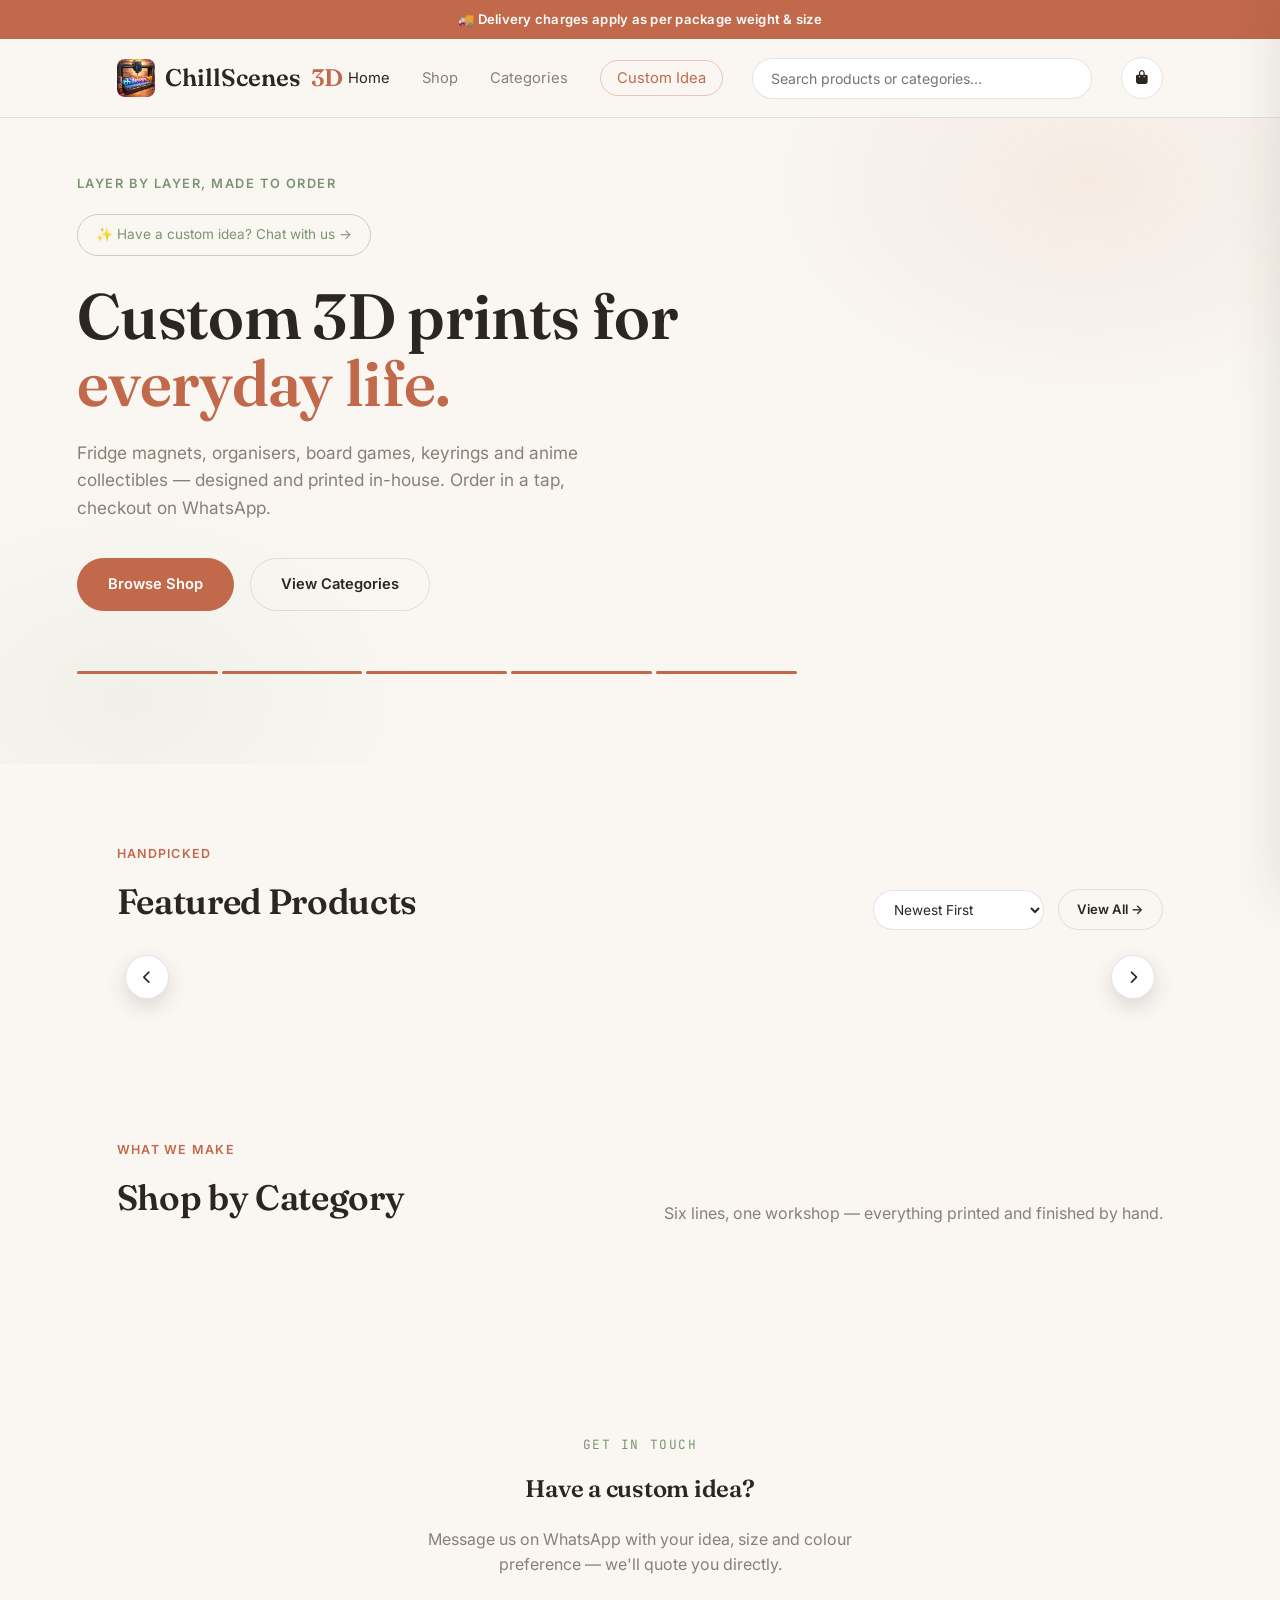
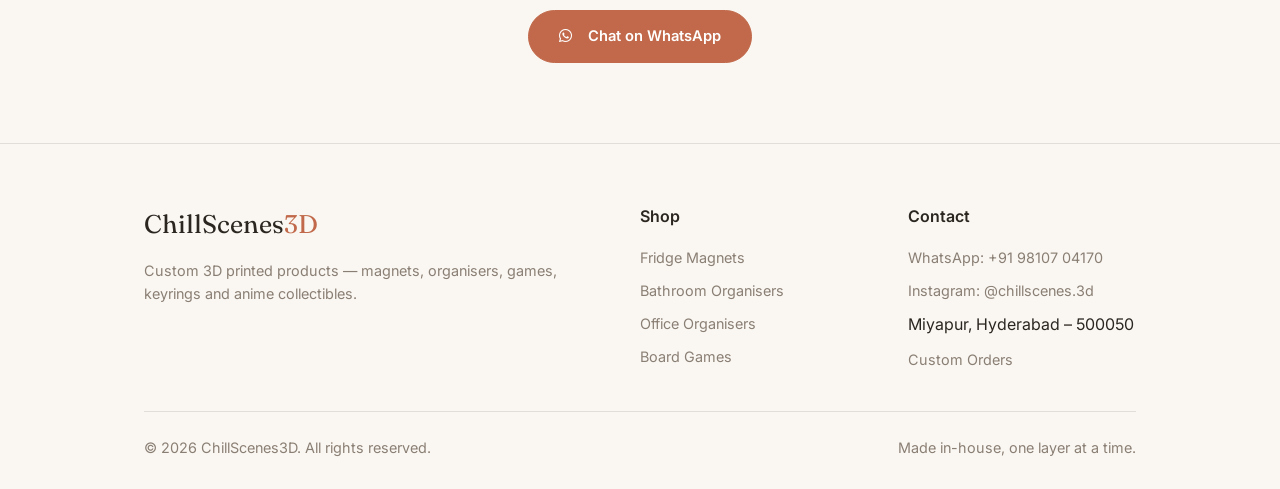
<file: index.html>
<!DOCTYPE html>
<html lang="en">
<head>
<meta charset="UTF-8">
<meta name="viewport" content="width=device-width, initial-scale=1.0">
<title>ChillScenes3D | Custom 3D Printed Products</title>
<meta name="description" content="Custom 3D printed fridge magnets, bathroom & office organisers, board games, keyrings and anime products.">
<link rel="preconnect" href="https://fonts.googleapis.com">
<link href="https://fonts.googleapis.com/css2?family=Fraunces:wght@500;600;700&family=Inter:wght@400;500;600&family=JetBrains+Mono:wght@400;600&display=swap" rel="stylesheet">
<link rel="stylesheet" href="https://cdnjs.cloudflare.com/ajax/libs/font-awesome/6.7.1/css/all.min.css">
<link rel="stylesheet" href="css/style.css">
</head>
<body>
<div class="announce">🚚 Delivery charges apply as per package weight & size</div>

<header>
  <nav>
    <a href="index.html" class="logo"><img src="images/logo.png" alt="ChillScenes3D logo">ChillScenes<span>3D</span></a>
    <ul class="menu">
      <li><a href="index.html" class="active">Home</a></li>
      <li><a href="shop.html">Shop</a></li>
      <li><a href="index.html#categories">Categories</a></li>
      <li><a href="index.html#contact" class="menu-custom">Custom Idea</a></li>
    </ul>
    <div class="nav-search">
      <input type="text" class="nav-search-input" placeholder="Search products or categories..." autocomplete="off">
      <div class="search-dropdown"></div>
    </div>
    <div class="nav-actions">
      <button class="icon-btn" id="cartToggle" aria-label="Cart">
        <i class="fa-solid fa-bag-shopping"></i>
        <span class="cart-count">0</span>
      </button>
      <button class="menuBtn" id="menuBtn"><i class="fa-solid fa-bars"></i></button>
    </div>
  </nav>
</header>

<div class="menuOverlay" id="menuOverlay"></div>
<div class="mobileMenu" id="mobileMenu">
  <div class="nav-search mobile-search">
    <input type="text" class="nav-search-input" placeholder="Search products or categories..." autocomplete="off">
    <div class="search-dropdown"></div>
  </div>
  <a href="index.html">Home</a>
  <a href="shop.html">Shop</a>
  <a href="index.html#categories">Categories</a>
  <a href="index.html#contact">Custom Idea</a>
</div>

<section class="hero">
  <div class="hero-inner">
    <span class="eyebrow">Layer by layer, made to order</span>
    <a href="#contact" class="hero-custom-note">✨ Have a custom idea? Chat with us →</a>
    <h1>Custom 3D prints for <em>everyday life.</em></h1>
    <p>Fridge magnets, organisers, board games, keyrings and anime collectibles — designed and printed in-house. Order in a tap, checkout on WhatsApp.</p>
    <div class="hero-actions">
      <a href="shop.html" class="btn">Browse Shop</a>
      <a href="#categories" class="btn btn-outline">View Categories</a>
    </div>
    <div class="layer-strip">
      <div></div><div></div><div></div><div></div><div></div>
    </div>
  </div>
</section>

<section class="section" id="featured">
  <div class="container">
    <div class="section-head reveal">
      <div>
        <span class="eyebrow">Handpicked</span>
        <h2>Featured Products</h2>
      </div>
      <div style="display:flex; align-items:center; gap:14px;">
        <select id="featuredSort" class="sort-select">
          <option value="newest">Newest First</option>
          <option value="oldest">Oldest First</option>
          <option value="price-asc">Price: Low to High</option>
          <option value="price-desc">Price: High to Low</option>
        </select>
        <a href="shop.html" class="btn btn-outline btn-sm">View All →</a>
      </div>
    </div>
    <div class="carousel-wrap">
      <button type="button" class="carousel-arrow left" id="featuredPrev" aria-label="Previous"><i class="fa-solid fa-chevron-left"></i></button>
      <div class="product-grid featured-scroll" id="featuredGrid"></div>
      <button type="button" class="carousel-arrow right" id="featuredNext" aria-label="Next"><i class="fa-solid fa-chevron-right"></i></button>
    </div>
  </div>
</section>

<section class="section" id="categories">
  <div class="container">
    <div class="section-head reveal">
      <div>
        <span class="eyebrow">What we make</span>
        <h2>Shop by Category</h2>
      </div>
      <p>Six lines, one workshop — everything printed and finished by hand.</p>
    </div>
    <div class="cat-grid" id="categoryGrid"></div>
  </div>
</section>

<section class="section" id="contact">
  <div class="container" style="text-align:center; max-width:640px;">
    <span class="eyebrow reveal" style="color:var(--teal); font-family:'JetBrains Mono',monospace; letter-spacing:.12em; text-transform:uppercase; font-size:.8rem;">Get in touch</span>
    <h2 class="reveal" style="margin:14px 0 18px;">Have a custom idea?</h2>
    <p class="reveal" style="color:var(--gray); margin-bottom:32px;">Message us on WhatsApp with your idea, size and colour preference — we'll quote you directly.</p>
    <a href="https://wa.me/919810704170?text=Hi%20ChillScenes3D%2C%20I%20have%20a%20custom%203D%20print%20idea." class="btn reveal" target="_blank">
      <i class="fa-brands fa-whatsapp"></i>&nbsp; Chat on WhatsApp
    </a>
  </div>
</section>

<footer>
  <div class="container">
    <div class="footer-grid">
      <div>
        <div class="footer-logo">ChillScenes<span>3D</span></div>
        <p>Custom 3D printed products — magnets, organisers, games, keyrings and anime collectibles.</p>
      </div>
      <div>
        <div class="footer-title">Shop</div>
        <div class="footer-links">
          <a href="shop.html?category=fridge-magnets">Fridge Magnets</a>
          <a href="shop.html?category=bathroom-organisers">Bathroom Organisers</a>
          <a href="shop.html?category=office-organisers">Office Organisers</a>
          <a href="shop.html?category=board-games">Board Games</a>
        </div>
      </div>
      <div>
        <div class="footer-title">Contact</div>
        <div class="footer-links">
          <a href="https://wa.me/919810704170" target="_blank">WhatsApp: +91 98107 04170</a>
          <a href="https://instagram.com/chillscenes.3d" target="_blank">Instagram: @chillscenes.3d</a>
          <span>Miyapur, Hyderabad – 500050</span>
          <a href="index.html#contact">Custom Orders</a>
        </div>
      </div>
    </div>
    <div class="footer-bottom">
      <p>© 2026 ChillScenes3D. All rights reserved.</p>
      <p>Made in-house, one layer at a time.</p>
    </div>
  </div>
</footer>

<div class="cart-overlay" id="cartOverlay"></div>
<div id="variantPickerPopup" class="variant-picker-popup"></div>
<aside class="cart-drawer" id="cartDrawer">
  <div class="cart-head">
    <h3>Your Cart</h3>
    <div style="display:flex; align-items:center; gap:16px;">
      <button id="clearCartBtn" class="cart-clear" title="Clear cart">Clear</button>
      <button id="cartClose"><i class="fa-solid fa-xmark"></i></button>
    </div>
  </div>
  <div class="cart-body" id="cartBody"></div>
  <div class="cart-footer" id="cartFooter">
    <div class="compact-fields">
      <input type="text" id="nameInput" placeholder="Name">
      <input type="tel" id="phoneInput" placeholder="Phone number" inputmode="tel">
      <input type="text" id="pincodeInput" placeholder="Delivery pincode" inputmode="numeric" maxlength="6">
    </div>
    <div class="coupon-row">
      <input type="text" id="couponInput" placeholder="Coupon code">
      <button type="button" class="btn btn-outline btn-sm" id="applyCouponBtn">Apply</button>
    </div>
    <div class="coupon-status" id="couponStatus"></div>
    <div class="cart-total-row sub"><span>Subtotal</span><span id="cartSubtotal">₹0</span></div>
    <div class="cart-total-row discount" id="discountRow" style="display:none;"><span>Discount</span><span id="cartDiscount">-₹0</span></div>
    <div class="cart-total-row grand"><span>Total</span><span id="cartTotal">₹0</span></div>
    <button class="btn btn-block" id="checkoutBtn">Checkout</button>
  </div>
</aside>

<script src="js/config.js"></script>
<script src="js/products.js"></script>
<script src="js/cart.js"></script>
<script src="js/main.js"></script>
</body>
</html>
</file>
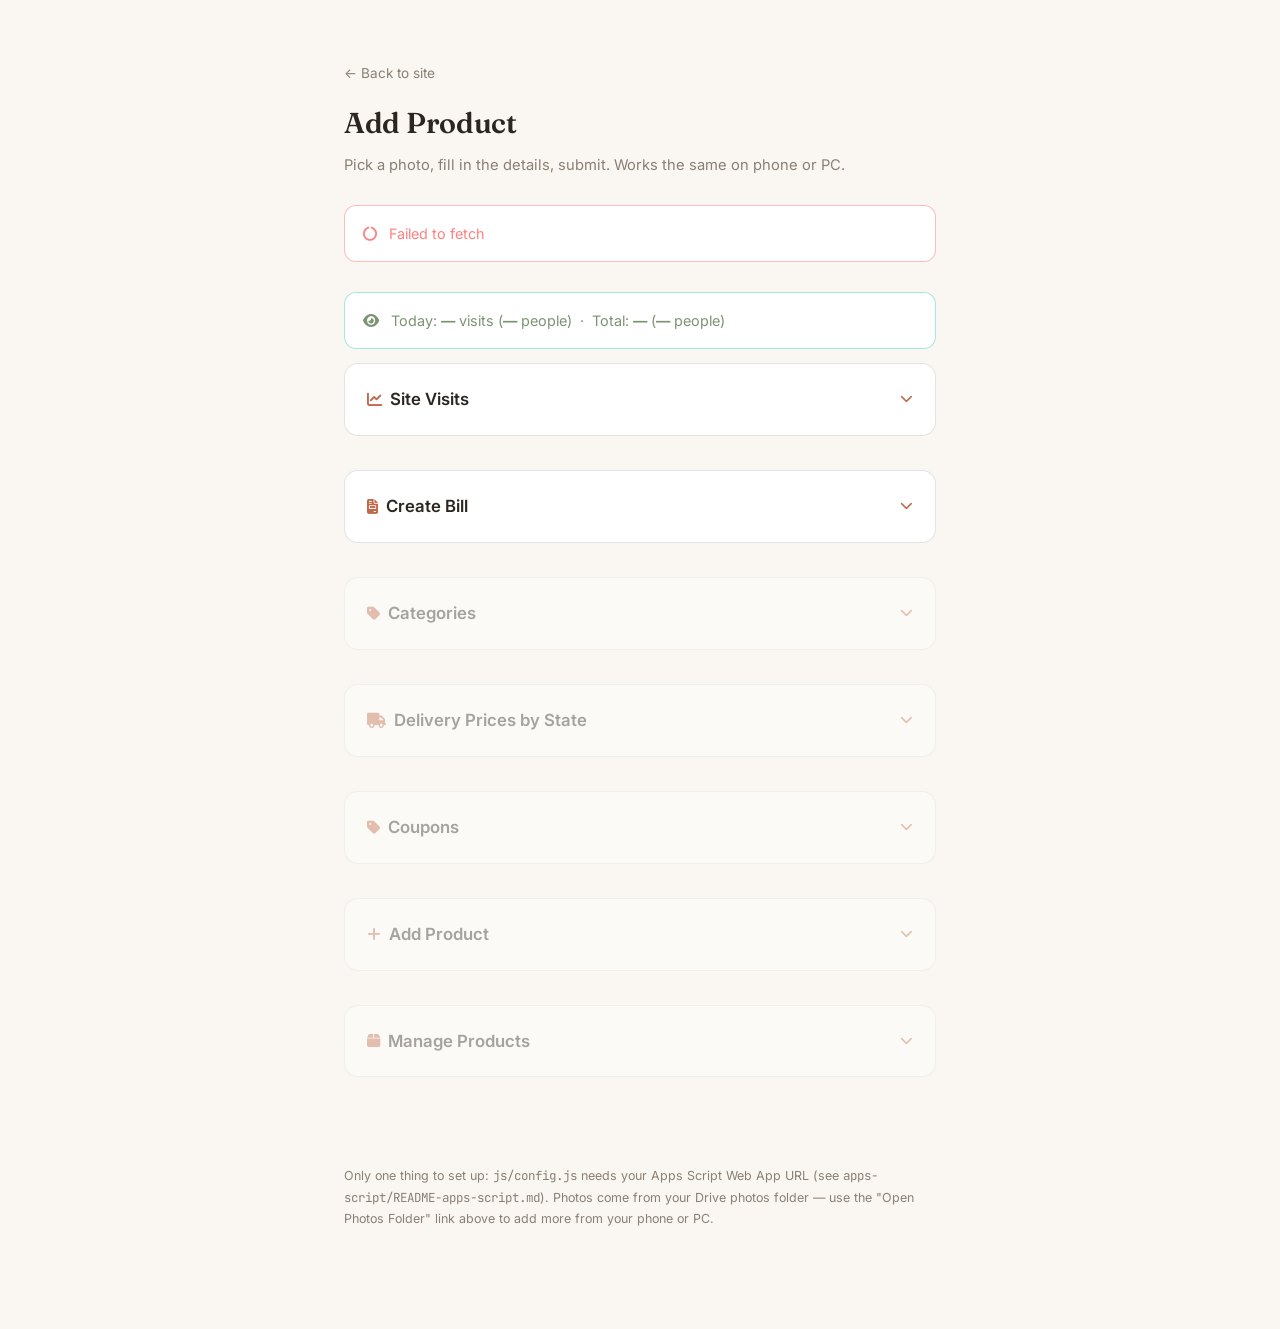
<file: admin.html>
<!DOCTYPE html>
<html lang="en">
<head>
<meta charset="UTF-8">
<meta name="viewport" content="width=device-width, initial-scale=1.0">
<title>Admin — Add Product | ChillScenes3D</title>
<link rel="preconnect" href="https://fonts.googleapis.com">
<link href="https://fonts.googleapis.com/css2?family=Fraunces:wght@500;600;700&family=Inter:wght@400;500;600&family=JetBrains+Mono:wght@400;600&display=swap" rel="stylesheet">
<link rel="stylesheet" href="https://cdnjs.cloudflare.com/ajax/libs/font-awesome/6.7.1/css/all.min.css">
<link rel="stylesheet" href="css/style.css">
<style>
  body{max-width:640px; margin:0 auto; padding:60px 24px 100px;}
  .admin-head{margin-bottom:28px;}
  .admin-head h1{font-size:1.8rem; margin-bottom:8px;}
  .admin-head p{color:var(--gray); font-size:.92rem;}
  .status-bar{
    display:flex; align-items:center; gap:12px; padding:16px 18px; border-radius:12px;
    background:var(--card); border:1px solid var(--border); margin-bottom:30px; font-size:.9rem;
  }
  .status-bar.ok{border-color:rgba(33,199,168,.4); color:var(--teal);}
  .status-bar.err{border-color:rgba(255,90,90,.4); color:#ff8080;}
  .field{margin-bottom:20px;}
  .field label{display:block; font-size:.85rem; color:var(--gray); margin-bottom:8px;}
  .field input[type=text], .field input[type=number], .field select, .field textarea{
    width:100%; padding:13px 16px; border-radius:10px; background:var(--card);
    border:1px solid var(--border); color:var(--cream); font-family:inherit; font-size:.95rem;
  }
  .field textarea{resize:vertical; min-height:80px;}
  .row2{display:grid; grid-template-columns:1fr 1fr; gap:16px;}
  .row3{display:grid; grid-template-columns:2fr 1fr 1fr; gap:12px;}
  .checkbox-row{display:flex; align-items:center; gap:10px; margin-bottom:26px;}
  .checkbox-row input{width:18px; height:18px;}
  fieldset{border:none; padding:0; margin:0; opacity:.4; pointer-events:none; transition:.3s;}
  fieldset.enabled{opacity:1; pointer-events:auto;}
  .log{margin-top:30px; display:flex; flex-direction:column; gap:8px;}
  .log-item{
    font-size:.85rem; padding:10px 14px; border-radius:10px; background:var(--card);
    border:1px solid var(--border); display:flex; justify-content:space-between; gap:10px;
  }
  .log-item.success{border-color:rgba(33,199,168,.35);}
  .img-grid{
    display:grid; grid-template-columns:repeat(auto-fill, minmax(84px,1fr)); gap:10px; margin-top:12px;
  }
  .img-grid button{
    padding:0; border-radius:10px; overflow:hidden; border:2px solid var(--border); background:var(--card);
    aspect-ratio:1/1; cursor:pointer; position:relative;
  }
  .img-grid button img{width:100%; height:100%; object-fit:cover; display:block;}
  .img-grid button.selected{border-color:var(--orange);}
  .img-grid button.selected::after{
    content:"✓"; position:absolute; top:4px; right:4px; width:20px; height:20px; border-radius:50%;
    background:var(--orange); color:#fff; font-size:.7rem; font-weight:700;
    display:flex; align-items:center; justify-content:center;
  }
  .selected-name{font-size:.8rem; color:var(--gray); margin-top:10px;}
  .batch-row{
    display:flex; gap:12px; align-items:flex-start; padding:14px; background:var(--card);
    border:1px solid var(--border); border-radius:12px; margin-top:12px;
  }
  .batch-thumb{width:52px; height:52px; border-radius:8px; object-fit:cover; flex-shrink:0; background:var(--ink2);}
  .batch-fields{flex:1; min-width:0; display:flex; flex-direction:column; gap:8px;}
  .batch-row-top{display:flex; gap:8px;}
  .batch-name{flex:2; min-width:0;}
  .batch-price{flex:1; min-width:0;}
  .batch-row-bottom{display:flex; gap:8px; flex-wrap:wrap;}
  .batch-category{flex:1 1 130px;}
  .batch-desc-preset{flex:0 0 130px;}
  .batch-desc-text{flex:2 1 150px; min-width:0;}
  .batch-name, .batch-price, .batch-desc-text, .batch-desc-preset, .batch-category{
    padding:9px 11px; border-radius:8px; background:var(--ink2); border:1px solid var(--border);
    color:var(--cream); font-family:inherit; font-size:.85rem;
  }
  .batch-remove{
    flex-shrink:0; width:32px; height:32px; border-radius:8px; background:none; border:none;
    color:var(--gray); font-size:.9rem;
  }
  .batch-remove:hover{color:#c0453a;}
  .bill-item-row{display:flex; gap:6px; align-items:center; margin-bottom:8px; flex-wrap:wrap;}
  .bill-item-row input, .bill-item-row select{
    padding:9px 10px; border-radius:8px; background:var(--ink2); border:1px solid var(--border);
    color:var(--cream); font-family:inherit; font-size:.82rem; min-width:0;
  }
  .bill-item-name{flex:3 1 150px;}
  .bill-item-finish{flex:0 0 100px;}
  .bill-item-color{flex:1 1 110px;}
  .bill-item-qty{flex:0 0 58px;}
  .bill-item-price{flex:0 0 84px;}
  .bill-item-remove{
    flex-shrink:0; width:30px; height:30px; border-radius:8px; background:none; border:none;
    color:var(--gray); font-size:.85rem;
  }
  .bill-item-remove:hover{color:#c0453a;}
  .bill-item-synced{font-size:.62rem; color:var(--teal); flex-shrink:0; width:16px; text-align:center;}
  .bill-total-preview{
    display:flex; justify-content:space-between; align-items:center; padding:14px 0 0;
    border-top:1px solid var(--border); margin-top:16px; font-size:1.05rem;
  }
  .bill-total-preview strong{color:var(--orange); font-size:1.2rem;}
  .helper{font-size:.78rem; color:var(--gray); margin-top:24px; line-height:1.7;}
  .helper a{color:var(--orange);}
  .refresh-row{display:flex; justify-content:space-between; align-items:center; margin-top:12px;}
  .refresh-btn{
    width:36px; height:36px; border-radius:8px; background:var(--card); border:1px solid var(--border);
    color:var(--gray);
  }
  .refresh-btn:hover{color:var(--orange); border-color:var(--orange);}
  .panel{
    background:var(--card); border:1px solid var(--border); border-radius:14px; padding:22px;
    margin-bottom:34px;
  }
  .panel h2{font-size:1.05rem; margin-bottom:16px; display:flex; align-items:center; gap:8px;}
  .panel h2 i{color:var(--orange); font-size:.95rem;}
  .section-label{font-size:.75rem; text-transform:uppercase; letter-spacing:.1em; color:var(--gray); margin:38px 0 16px;}
  .manage-cat-group{margin-bottom:36px;}
  .manage-cat-title{font-size:1rem; margin-bottom:14px; display:flex; align-items:center; gap:10px;}
  .manage-cat-count{font-size:.75rem; color:var(--gray); font-weight:400; background:var(--card); padding:2px 10px; border-radius:999px;}
  .manage-row{display:flex; gap:14px; align-items:flex-start; padding:14px; background:var(--card); border:1px solid var(--border); border-radius:12px; margin-bottom:10px;}
  .manage-thumb{width:56px; height:56px; border-radius:8px; object-fit:cover; flex-shrink:0; background:var(--ink2);}
  .manage-fields{flex:1; min-width:0;}
  .manage-name{font-size:.9rem; margin-bottom:8px; font-weight:600;}
  .manage-row-inputs{display:flex; flex-direction:column; gap:8px;}
  .manage-price{width:120px; padding:8px 12px; border-radius:8px; background:var(--ink2); border:1px solid var(--border); color:var(--cream); font-family:'JetBrains Mono',monospace; font-size:.85rem;}
  .manage-desc{width:100%; padding:8px 12px; border-radius:8px; background:var(--ink2); border:1px solid var(--border); color:var(--cream); font-family:inherit; font-size:.82rem; resize:vertical;}
  .manage-save{flex-shrink:0; align-self:flex-start; white-space:nowrap;}
  .cat-list{margin-top:16px; border-top:1px solid var(--border); padding-top:12px;}
  .emoji-grid{display:flex; flex-wrap:wrap; gap:8px;}
  .emoji-grid button{
    width:42px; height:42px; border-radius:10px; background:var(--ink2); border:1px solid var(--border);
    font-size:1.25rem; display:flex; align-items:center; justify-content:center; transition:.15s;
  }
  .emoji-grid button:hover{border-color:rgba(255,122,41,.4);}
  .emoji-grid button.selected{border-color:var(--orange); background:rgba(255,122,41,.14);}
  .cat-row{display:flex; justify-content:space-between; align-items:center; padding:8px 0; border-bottom:1px solid var(--border); font-size:.88rem;}
  .cat-row:last-child{border-bottom:none;}
  .cat-remove{background:none; border:none; color:var(--gray); padding:6px; font-size:.9rem;}
  .cat-remove:hover{color:#ff8080;}
  details.panel{padding:0; overflow:hidden;}
  details.panel summary{
    cursor:pointer; padding:22px; font-size:1.05rem; font-weight:600; list-style:none;
    display:flex; align-items:center; gap:8px; color:var(--cream);
  }
  details.panel summary::-webkit-details-marker{display:none;}
  details.panel summary i.chev{color:var(--orange); font-size:.8rem; transition:.2s; margin-left:auto;}
  details.panel[open] summary i.chev{transform:rotate(180deg);}
  details.panel summary i.icon{color:var(--orange); font-size:.95rem;}
  .details-body{padding:0 22px 22px;}
  .delivery-row{display:flex; align-items:center; gap:10px; padding:9px 0; border-bottom:1px solid var(--border);}
  .delivery-row:last-child{border-bottom:none;}
  .delivery-state{flex:1; font-size:.87rem;}
  .delivery-row input{
    width:90px; padding:8px 10px; border-radius:8px; background:var(--ink2);
    border:1px solid var(--border); color:var(--cream); font-family:'JetBrains Mono',monospace; font-size:.85rem;
  }
  .delivery-row button{padding:8px 14px; font-size:.78rem;}

  /* Category list controls */
  .cat-row{display:flex; justify-content:space-between; align-items:center; padding:8px 0; border-bottom:1px solid var(--border); gap:10px;}
  .cat-row:last-child{border-bottom:none;}
  .cat-row-label{flex:1; font-size:.88rem;}
  .cat-row-actions{display:flex; align-items:center; gap:4px;}
  .cat-row-actions button{
    width:30px; height:30px; border-radius:8px; background:none; border:none; color:var(--gray); font-size:.85rem;
  }
  .cat-row-actions button:hover{color:var(--orange); background:rgba(255,122,41,.1);}
  .cat-row-actions .cat-remove:hover{color:#ff8080; background:rgba(255,90,90,.1);}
  .rename-name-input, .rename-icon-input{
    padding:8px 10px; border-radius:8px; background:var(--ink2); border:1px solid var(--border); color:var(--cream); font-size:.85rem;
  }

  /* Manage Products */
  .manage-cat-group{border-bottom:1px solid var(--border); padding-bottom:4px; margin-bottom:4px;}
  .manage-cat-group summary{
    cursor:pointer; padding:14px 4px; font-size:.92rem; font-weight:600; list-style:none; display:flex; align-items:center; gap:8px;
  }
  .manage-cat-group summary::-webkit-details-marker{display:none;}
  .manage-cat-group summary i.chev{color:var(--orange); font-size:.75rem; transition:.2s; margin-left:auto;}
  .manage-cat-group[open] summary i.chev{transform:rotate(180deg);}
  .manage-cat-count{font-size:.72rem; color:var(--gray); font-weight:400; background:var(--card); padding:2px 10px; border-radius:999px;}
  .manage-row{display:flex; gap:14px; align-items:flex-start; padding:14px; background:var(--card); border:1px solid var(--border); border-radius:12px; margin-bottom:10px;}
  .manage-thumb{width:56px; height:56px; border-radius:8px; object-fit:cover; flex-shrink:0; background:var(--ink2);}
  .manage-fields{flex:1; min-width:0;}
  .manage-name{font-size:.9rem; margin-bottom:8px; font-weight:600;}
  .manage-row-inputs{display:flex; flex-direction:column; gap:8px;}
  .manage-price{width:120px; padding:8px 12px; border-radius:8px; background:var(--ink2); border:1px solid var(--border); color:var(--cream); font-family:'JetBrains Mono',monospace; font-size:.85rem;}
  .manage-desc{width:100%; padding:8px 12px; border-radius:8px; background:var(--ink2); border:1px solid var(--border); color:var(--cream); font-family:inherit; font-size:.82rem; resize:vertical;}
  .manage-row-actions{display:flex; flex-direction:column; gap:8px; align-items:stretch; flex-shrink:0;}
  .manage-row-actions button{white-space:nowrap; font-size:.78rem;}
  .cat-picker-btn{align-self:flex-start;}
  .visible-toggle{
    padding:9px 14px; border-radius:999px; border:1px solid var(--border); background:var(--ink2); color:var(--cream); font-size:.78rem;
  }
  .visible-toggle.is-hidden{border-color:rgba(255,90,90,.35); color:#ff8080;}
  .toggle-switch{
    position:relative; display:inline-block; width:42px; height:24px; flex-shrink:0; cursor:pointer;
  }
  .toggle-switch input{opacity:0; width:0; height:0; position:absolute;}
  .toggle-slider{
    position:absolute; inset:0; background:var(--ink2); border:1px solid var(--border); border-radius:999px; transition:.2s;
  }
  .toggle-slider::before{
    content:""; position:absolute; width:16px; height:16px; left:3px; top:2px; background:var(--gray);
    border-radius:50%; transition:.2s;
  }
  .toggle-switch input:checked + .toggle-slider{background:rgba(33,199,168,.15); border-color:rgba(33,199,168,.4);}
  .toggle-switch input:checked + .toggle-slider::before{transform:translateX(18px); background:var(--teal);}
  .toggle-row{display:flex; align-items:center; gap:10px;}
  .toggle-row-label{font-size:.78rem; color:var(--gray);}

  /* Category picker popup (shared, positioned per click) */
  .cat-picker-popup{
    position:fixed; display:none; background:var(--ink2); border:1px solid var(--border); border-radius:10px;
    padding:10px; z-index:9999; min-width:210px; max-height:260px; overflow-y:auto; box-shadow:0 20px 50px rgba(0,0,0,.5);
  }
  .cat-picker-popup.open{display:block;}
  .cat-picker-item{display:flex; align-items:center; gap:8px; padding:7px 4px; font-size:.85rem; cursor:pointer;}
  .cat-picker-item input{width:16px; height:16px;}
</style>
</head>
<body>

<div class="admin-head">
  <a href="index.html" style="color:var(--gray); font-size:.85rem;">← Back to site</a>
  <h1 style="margin-top:14px;">Add Product</h1>
  <p>Pick a photo, fill in the details, submit. Works the same on phone or PC.</p>
</div>

<div class="status-bar" id="statusBar">
  <i class="fa-solid fa-circle-notch fa-spin"></i>
  <span id="statusText">Loading…</span>
</div>

<div class="status-bar ok" style="margin-bottom:14px;">
  <i class="fa-solid fa-eye"></i>
  <span>Today: <strong id="viewsToday">—</strong> visits (<strong id="uniqueToday">—</strong> people) &nbsp;·&nbsp; Total: <strong id="viewsTotal">—</strong> (<strong id="uniqueTotal">—</strong> people)</span>
</div>

<details class="panel" style="margin-bottom:34px;">
  <summary><i class="fa-solid fa-chart-line icon"></i> Site Visits <i class="fa-solid fa-chevron-down chev"></i></summary>
  <div class="details-body">
    <div id="myDeviceRow" style="display:none; margin-bottom:18px;">
      <p style="color:var(--gray); font-size:.82rem; margin-bottom:8px;">
        This browser has visited your site before — if those are your own test visits, remove them from the count.
      </p>
      <button type="button" class="btn btn-outline btn-sm" id="removeMyDeviceBtn">Remove my visits</button>
    </div>
    <p style="color:var(--gray); font-size:.78rem; margin-bottom:10px;">Visits by device (top 30, anonymous):</p>
    <div id="deviceList"></div>
  </div>
</details>

<details class="panel" style="margin-bottom:34px;">
  <summary><i class="fa-solid fa-file-invoice icon"></i> Create Bill <i class="fa-solid fa-chevron-down chev"></i></summary>
  <div class="details-body">
    <div class="field">
      <label>Load an existing order <span style="color:var(--gray); font-weight:400;">(website orders only — for a walk-in / new client, leave as "New client")</span></label>
      <select id="billOrderSelect"><option value="">— New client / manual bill —</option></select>
    </div>

    <div class="row2">
      <div class="field">
        <label>Customer Name</label>
        <input type="text" id="billName" placeholder="Customer name">
      </div>
      <div class="field">
        <label>Phone</label>
        <input type="tel" id="billPhone" placeholder="Phone number">
      </div>
    </div>

    <div class="field">
      <label>Items</label>
      <div id="billItems"></div>
      <button type="button" class="btn btn-outline btn-sm" id="billAddItemBtn" style="margin-top:10px;">+ Add item</button>
    </div>

    <div class="row2">
      <div class="field">
        <label>Delivery Charge (₹)</label>
        <input type="number" id="billDelivery" placeholder="0" min="0" value="0">
      </div>
      <div class="field">
        <label>Discount (₹)</label>
        <input type="number" id="billDiscount" placeholder="0" min="0" value="0">
      </div>
    </div>

    <div class="bill-total-preview">
      <span>Total</span><strong id="billTotalPreview">₹0</strong>
    </div>

    <button class="btn btn-block" id="generateBillBtn" style="margin-top:14px;">Generate Bill</button>
  </div>
</details>

<fieldset id="formArea">

  <details class="panel">
    <summary><i class="fa-solid fa-tag icon"></i> Categories <i class="fa-solid fa-chevron-down chev"></i></summary>
    <div class="details-body">
      <div class="field">
        <label>Name</label>
        <input type="text" id="catName" placeholder="e.g. Desk Lamps">
      </div>
      <div class="field">
        <label>Icon — tap to select</label>
        <div class="emoji-grid" id="emojiGrid"></div>
        <input type="text" id="catIcon" placeholder="or type/paste your own emoji" style="margin-top:10px;" maxlength="4">
      </div>
      <button class="btn btn-outline btn-block" id="addCategoryBtn" type="button">Add Category</button>
      <div class="cat-list" id="catList"></div>
    </div>
  </details>

  <details class="panel">
    <summary><i class="fa-solid fa-truck icon"></i> Delivery Prices by State <i class="fa-solid fa-chevron-down chev"></i></summary>
    <div class="details-body">
      <p style="color:var(--gray); font-size:.82rem; margin-bottom:14px;">
        Set the courier price for each state. A pincode the customer enters gets matched to its
        state automatically at checkout. Leave a state blank to use the default (₹79).
      </p>
      <div id="deliveryList"></div>
    </div>
  </details>

  <details class="panel">
    <summary><i class="fa-solid fa-tag icon"></i> Coupons <i class="fa-solid fa-chevron-down chev"></i></summary>
    <div class="details-body">
      <div class="row3">
        <div class="field" style="margin-bottom:0;">
          <label>Code</label>
          <input type="text" id="couponCodeInput" placeholder="e.g. WELCOME10" style="text-transform:uppercase;">
        </div>
        <div class="field" style="margin-bottom:0;">
          <label>Discount %</label>
          <input type="number" id="couponDiscountInput" placeholder="10" min="1" max="100">
        </div>
        <div class="field" style="margin-bottom:0; display:flex; align-items:flex-end;">
          <button class="btn btn-outline btn-block" id="addCouponBtn" type="button">Add Coupon</button>
        </div>
      </div>
      <div id="couponsList" style="margin-top:16px;"></div>
    </div>
  </details>

  <details class="panel">
    <summary><i class="fa-solid fa-plus icon"></i> Add Product <i class="fa-solid fa-chevron-down chev"></i></summary>
    <div class="details-body">
      <div class="field">
        <label>Product Photos — tap to select one or more</label>
        <div class="img-grid" id="imgGrid"></div>
        <div class="refresh-row">
          <a href="#" id="folderLink" target="_blank" style="font-size:.8rem; color:var(--orange); text-decoration:underline;">Open Photos Folder →</a>
          <button type="button" class="refresh-btn" id="refreshImages" title="Refresh photo list">
            <i class="fa-solid fa-rotate"></i>
          </button>
        </div>
      </div>

      <div class="checkbox-row">
        <input type="checkbox" id="pFeatured" checked>
        <label for="pFeatured" style="margin:0;">Show on homepage (Featured) — applies to all below</label>
      </div>
      <select id="pCategory" style="display:none;"></select>

      <div id="batchRows"></div>

      <button class="btn btn-block" id="submitBtn" style="display:none;">Save All</button>
    </div>
  </details>

  <details class="panel" style="margin-top:26px;">
    <summary><i class="fa-solid fa-box icon"></i> Manage Products <i class="fa-solid fa-chevron-down chev"></i></summary>
    <div class="details-body" id="manageProducts"></div>
  </details>
</fieldset>

<div class="log" id="log"></div>
<div id="categoryPickerPopup" class="cat-picker-popup"></div>

<p class="helper">
  Only one thing to set up: <code class="mono">js/config.js</code> needs your Apps Script Web App
  URL (see <code class="mono">apps-script/README-apps-script.md</code>). Photos come from your
  Drive photos folder — use the "Open Photos Folder" link above to add more from your phone or PC.
</p>

<script src="js/config.js"></script>
<script src="js/products.js"></script>
<script>
const statusBar = document.getElementById("statusBar");
const statusText = document.getElementById("statusText");
const formArea = document.getElementById("formArea");
const log = document.getElementById("log");
const catSelect = document.getElementById("pCategory");
const imgGrid = document.getElementById("imgGrid");

function refreshCategoryDropdown() {
  catSelect.innerHTML = CATEGORIES.map(c => `<option value="${c.slug}">${c.icon} ${c.name}</option>`).join("");
}
refreshCategoryDropdown();

/* ---------- EMOJI PICKER ---------- */
const EMOJI_OPTIONS = [
  "🧲","🧴","🗂️","♟️","🔑","🎌","💡","🎨","🖼️","🕹️","🧸","🎁",
  "🪑","🕯️","🌸","🐾","📱","🔧","🧩","🪴","🎯","🏺","🎮","📚",
  "🖊️","🗝️","🧵","🪞","⌚","🎧","👜","🛍️","🍳","🧢","👑","💎"
];
const emojiGrid = document.getElementById("emojiGrid");
const catIconInput = document.getElementById("catIcon");
emojiGrid.innerHTML = EMOJI_OPTIONS.map(e => `<button type="button" data-emoji="${e}">${e}</button>`).join("");
emojiGrid.querySelectorAll("button").forEach(btn => {
  btn.addEventListener("click", () => {
    emojiGrid.querySelectorAll("button").forEach(b => b.classList.remove("selected"));
    btn.classList.add("selected");
    catIconInput.value = btn.dataset.emoji;
  });
});
catIconInput.addEventListener("input", () => {
  emojiGrid.querySelectorAll("button").forEach(b => b.classList.toggle("selected", b.dataset.emoji === catIconInput.value.trim()));
});

function renderCategoryList() {
  const el = document.getElementById("catList");
  el.innerHTML = CATEGORIES.filter(c => c.slug !== "no-category").map(c => `
    <div class="cat-row" data-slug="${c.slug}">
      <span class="cat-row-label">${c.icon} ${c.name}</span>
      <div class="cat-row-actions">
        <label class="toggle-switch" title="${c.visible === false ? "Hidden from site" : "Visible on site"}">
          <input type="checkbox" class="cat-visible-toggle" data-slug="${c.slug}" ${c.visible === false ? "" : "checked"}>
          <span class="toggle-slider"></span>
        </label>
        <button type="button" class="cat-rename" data-slug="${c.slug}" title="Rename"><i class="fa-solid fa-pen"></i></button>
        <button type="button" class="cat-remove" data-slug="${c.slug}" title="Remove"><i class="fa-solid fa-trash"></i></button>
      </div>
    </div>`).join("");

  el.querySelectorAll(".cat-remove").forEach(btn => {
    btn.addEventListener("click", async () => {
      const slug = btn.dataset.slug;
      if (!confirm(`Remove category "${slug}"? Any products already using it will keep this value but it won't appear as a filter.`)) return;
      try {
        await postToScript({ action: "removeCategory", slug });
        const idx = CATEGORIES.findIndex(c => c.slug === slug);
        if (idx > -1) CATEGORIES.splice(idx, 1);
        refreshCategoryDropdown();
        renderCategoryList();
        renderManageProducts();
        setStatus("ok", "Category removed.");
      } catch (err) {
        setStatus("err", "Failed: " + err.message);
      }
    });
  });

  el.querySelectorAll(".cat-visible-toggle").forEach(cb => {
    cb.addEventListener("change", async () => {
      const slug = cb.dataset.slug;
      const c = CATEGORIES.find(x => x.slug === slug);
      if (!c) return;
      const newVal = cb.checked;
      cb.disabled = true;
      try {
        await postToScript({ action: "setCategoryVisible", slug, visible: newVal });
        c.visible = newVal;
        setStatus("ok", `"${c.name}" is now ${newVal ? "visible" : "hidden"} on the site.`);
      } catch (err) {
        cb.checked = !newVal; // revert on failure
        setStatus("err", "Failed: " + err.message);
      }
      cb.disabled = false;
    });
  });

  el.querySelectorAll(".cat-rename").forEach(btn => {
    btn.addEventListener("click", () => openCategoryRename(btn.dataset.slug));
  });
}

function openCategoryRename(slug) {
  const c = CATEGORIES.find(x => x.slug === slug);
  if (!c) return;
  const row = document.querySelector(`.cat-row[data-slug="${slug}"]`);
  if (!row) return;
  row.innerHTML = `
    <input type="text" class="rename-name-input" value="${c.name}" style="flex:1;">
    <input type="text" class="rename-icon-input" value="${c.icon}" maxlength="4" style="width:52px;">
    <button type="button" class="btn btn-outline btn-sm rename-save">Save</button>
    <button type="button" class="btn btn-sm rename-cancel" style="background:none; color:var(--gray);">Cancel</button>`;
  row.querySelector(".rename-cancel").addEventListener("click", renderCategoryList);
  row.querySelector(".rename-save").addEventListener("click", async () => {
    const newName = row.querySelector(".rename-name-input").value.trim();
    const newIcon = row.querySelector(".rename-icon-input").value.trim() || c.icon;
    if (!newName) { setStatus("err", "Name can't be empty."); return; }
    try {
      await postToScript({ action: "renameCategory", slug, name: newName, icon: newIcon });
      c.name = newName; c.icon = newIcon;
      refreshCategoryDropdown();
      renderCategoryList();
      renderManageProducts();
      setStatus("ok", `Category renamed to "${newName}".`);
    } catch (err) {
      setStatus("err", "Failed: " + err.message);
    }
  });
}

function renderDeliveryList() {
  const el = document.getElementById("deliveryList");
  el.innerHTML = ALL_STATES.map(state => {
    const val = DELIVERY_RATES[state] !== undefined ? DELIVERY_RATES[state] : "";
    const inputId = "dr-" + state.replace(/\s+/g, "-");
    return `
      <div class="delivery-row">
        <span class="delivery-state">${state}</span>
        <input type="number" min="0" placeholder="₹${DEFAULT_DELIVERY}" value="${val}" id="${inputId}">
        <button type="button" class="btn btn-outline btn-sm" data-state="${state}" data-input="${inputId}">Save</button>
      </div>`;
  }).join("");
  el.querySelectorAll("button[data-state]").forEach(btn => {
    btn.addEventListener("click", async () => {
      const state = btn.dataset.state;
      const input = document.getElementById(btn.dataset.input);
      const price = input.value.trim();
      if (!price) { setStatus("err", `Enter a price for ${state}.`); return; }
      try {
        await postToScript({ action: "setDeliveryRate", state, price: Number(price) });
        DELIVERY_RATES[state] = Number(price);
        setStatus("ok", `Delivery price for ${state} saved: ₹${price}.`);
      } catch (err) {
        setStatus("err", "Failed: " + err.message);
      }
    });
  });
}

/* ---------- COUPONS ---------- */
let COUPONS = [];
async function fetchCoupons() {
  const res = await fetch(`${APPSCRIPT_URL}?action=coupons`);
  const data = await res.json();
  COUPONS = data.coupons || [];
}
function renderCouponsList() {
  const el = document.getElementById("couponsList");
  if (!el) return;
  el.innerHTML = COUPONS.length ? COUPONS.map(c => `
    <div class="delivery-row">
      <span class="delivery-state">${c.code}</span>
      <span class="mono" style="color:var(--orange); margin-right:12px; font-size:.85rem;">${c.discount}% off</span>
      <button type="button" class="cat-remove coupon-remove" data-code="${c.code}" title="Remove">
        <i class="fa-solid fa-trash"></i>
      </button>
    </div>`).join("") : `<p style="color:var(--gray); font-size:.85rem;">No coupons yet.</p>`;

  el.querySelectorAll(".coupon-remove").forEach(btn => {
    btn.addEventListener("click", async () => {
      const code = btn.dataset.code;
      if (!confirm(`Remove coupon "${code}"?`)) return;
      try {
        await postToScript({ action: "removeCoupon", code });
        COUPONS = COUPONS.filter(c => c.code !== code);
        renderCouponsList();
        setStatus("ok", `Coupon "${code}" removed.`);
      } catch (err) {
        setStatus("err", "Failed: " + err.message);
      }
    });
  });
}
document.getElementById("addCouponBtn").addEventListener("click", async () => {
  const codeInput = document.getElementById("couponCodeInput");
  const discountInput = document.getElementById("couponDiscountInput");
  const code = codeInput.value.trim().toUpperCase();
  const discount = discountInput.value.trim();
  if (!code || !discount) { setStatus("err", "Enter a code and discount percent."); return; }
  try {
    const data = await postToScript({ action: "addCoupon", code, discount: Number(discount) });
    COUPONS.push({ code: data.code, discount: data.discount });
    renderCouponsList();
    setStatus("ok", `Coupon "${data.code}" added.`);
    codeInput.value = "";
    discountInput.value = "";
  } catch (err) {
    setStatus("err", "Failed: " + err.message);
  }
});

/* ---------- BILLING ---------- */
let ORDERS = [];
let billItems = []; // {name, qty, unitPrice, row?}  row = sheet row if it came from an order

async function fetchOrders() {
  try {
    const res = await fetch(`${APPSCRIPT_URL}?action=orders`);
    const data = await res.json();
    ORDERS = data.orders || [];
    const sel = document.getElementById("billOrderSelect");
    sel.innerHTML = `<option value="">— New client / manual bill —</option>` + ORDERS.map((o, i) => {
      const d = o.date ? new Date(o.date).toLocaleDateString() : "";
      return `<option value="${i}">${d} — ${o.name || "Unnamed"} (${o.phone || "no phone"})</option>`;
    }).join("");
  } catch (err) {
    // non-critical
  }
}

function renderBillItems() {
  const el = document.getElementById("billItems");
  el.innerHTML = billItems.map((it, i) => `
    <div class="bill-item-row" data-i="${i}">
      <input type="text" class="bill-item-name" data-i="${i}" placeholder="Item name" value="${(it.name || "").replace(/"/g, "&quot;")}">
      <select class="bill-item-finish" data-i="${i}">
        <option value="" ${!it.finish ? "selected" : ""}>Finish…</option>
        <option value="Basic" ${it.finish === "Basic" ? "selected" : ""}>Basic</option>
        <option value="Premium" ${it.finish === "Premium" ? "selected" : ""}>Premium</option>
      </select>
      <input type="text" class="bill-item-color" data-i="${i}" placeholder="Colour (optional)" value="${(it.color || "").replace(/"/g, "&quot;")}">
      <input type="number" class="bill-item-qty" data-i="${i}" placeholder="Qty" min="1" value="${it.qty}">
      <input type="number" class="bill-item-price" data-i="${i}" placeholder="₹ each" min="0" value="${it.unitPrice}">
      <span class="bill-item-synced" title="${it.row ? "Price change saves to the Orders sheet" : ""}">${it.row ? "↻" : ""}</span>
      <button type="button" class="bill-item-remove" data-i="${i}" title="Remove"><i class="fa-solid fa-xmark"></i></button>
    </div>`).join("") || `<p style="color:var(--gray); font-size:.82rem;">No items yet — load an order above or add items manually.</p>`;

  el.querySelectorAll(".bill-item-name").forEach(inp => {
    inp.addEventListener("input", () => { billItems[inp.dataset.i].name = inp.value; });
  });
  el.querySelectorAll(".bill-item-finish").forEach(sel => {
    sel.addEventListener("change", () => { billItems[sel.dataset.i].finish = sel.value; });
  });
  el.querySelectorAll(".bill-item-color").forEach(inp => {
    inp.addEventListener("input", () => { billItems[inp.dataset.i].color = inp.value; });
  });
  el.querySelectorAll(".bill-item-qty").forEach(inp => {
    inp.addEventListener("input", () => { billItems[inp.dataset.i].qty = Number(inp.value) || 0; updateBillTotal(); });
  });
  el.querySelectorAll(".bill-item-price").forEach(inp => {
    inp.addEventListener("input", () => { billItems[inp.dataset.i].unitPrice = Number(inp.value) || 0; updateBillTotal(); });
    // Write price changes back to the Orders sheet, but only for items that came from one
    inp.addEventListener("change", async () => {
      const item = billItems[inp.dataset.i];
      if (!item.row) return;
      try {
        await postToScript({ action: "updateOrderItem", row: item.row, unitPrice: item.unitPrice });
        setStatus("ok", `Price updated in Orders sheet for "${item.name}".`);
      } catch (err) {
        setStatus("err", "Couldn't update sheet: " + err.message);
      }
    });
  });
  el.querySelectorAll(".bill-item-remove").forEach(btn => {
    btn.addEventListener("click", () => { billItems.splice(btn.dataset.i, 1); renderBillItems(); updateBillTotal(); });
  });
  updateBillTotal();
}

function billSubtotal() {
  return billItems.reduce((s, it) => s + (Number(it.unitPrice) || 0) * (Number(it.qty) || 0), 0);
}
function updateBillTotal() {
  const delivery = Number(document.getElementById("billDelivery").value) || 0;
  const discount = Number(document.getElementById("billDiscount").value) || 0;
  document.getElementById("billTotalPreview").textContent = "₹" + (billSubtotal() + delivery - discount);
}

document.getElementById("billOrderSelect")?.addEventListener("change", e => {
  const idx = e.target.value;
  if (idx === "") {
    billItems = [];
    document.getElementById("billName").value = "";
    document.getElementById("billPhone").value = "";
    document.getElementById("billDiscount").value = 0;
  } else {
    const o = ORDERS[Number(idx)];
    document.getElementById("billName").value = o.name || "";
    document.getElementById("billPhone").value = o.phone || "";
    document.getElementById("billDiscount").value = o.discount || 0;
    billItems = o.items.map(it => {
      // Website orders store the variant in the name, e.g. "Horse (Premium)"
      const m = String(it.name).match(/^(.*)\s+\((Basic|Premium)\)\s*$/i);
      return {
        name: m ? m[1] : it.name,
        finish: m ? (m[2][0].toUpperCase() + m[2].slice(1).toLowerCase()) : "",
        color: "",
        qty: it.qty,
        unitPrice: it.unitPrice,
        row: it.row
      };
    });
  }
  renderBillItems();
});
document.getElementById("billAddItemBtn")?.addEventListener("click", () => {
  billItems.push({ name: "", qty: 1, unitPrice: 0, finish: "", color: "" });
  renderBillItems();
});
document.getElementById("billDelivery")?.addEventListener("input", updateBillTotal);
document.getElementById("billDiscount")?.addEventListener("input", updateBillTotal);

document.getElementById("generateBillBtn")?.addEventListener("click", () => {
  const name = document.getElementById("billName").value.trim();
  const phone = document.getElementById("billPhone").value.trim();
  const delivery = Number(document.getElementById("billDelivery").value) || 0;
  const discount = Number(document.getElementById("billDiscount").value) || 0;
  const valid = billItems.filter(it => it.name && it.qty > 0);
  if (!valid.length) { setStatus("err", "Add at least one item with a name and quantity."); return; }
  openBillWindow(name, phone, valid, delivery, discount);
});

function openBillWindow(name, phone, items, delivery, discount) {
  const subtotal = items.reduce((s, it) => s + it.unitPrice * it.qty, 0);
  const total = subtotal + delivery - discount;
  const billNo = "CS" + Date.now().toString().slice(-8);
  const anyColor = items.some(it => it.color && it.color.trim());

  // Log this bill to the Bills sheet — best-effort, never blocks the bill window
  postToScript({
    action: "logBill",
    billNo: billNo, name: name, phone: phone,
    subtotal: subtotal, delivery: delivery, discount: discount, total: total,
    items: items.map(it => ({ name: it.name, finish: it.finish || "", color: it.color || "", qty: it.qty, unitPrice: it.unitPrice }))
  }).then(() => {
    setStatus("ok", `Bill ${billNo} generated and saved.`);
  }).catch(err => {
    setStatus("err", "Bill generated, but couldn't save to sheet: " + err.message);
  });
  const dateStr = new Date().toLocaleDateString("en-IN", { day: "numeric", month: "short", year: "numeric" });
  const base = location.href.replace(/admin\.html.*$/, "");

  const html = `<!DOCTYPE html>
<html><head><meta charset="UTF-8"><title>Invoice ${billNo} — ChillScenes3D</title>
<link href="https://fonts.googleapis.com/css2?family=Fraunces:wght@600;700&family=Inter:wght@400;500;600&display=swap" rel="stylesheet">
<script src="https://cdnjs.cloudflare.com/ajax/libs/html2canvas/1.4.1/html2canvas.min.js"><\/script>
<style>
  *{margin:0;padding:0;box-sizing:border-box;}
  body{font-family:'Inter',sans-serif; color:#2b2620; background:#f4f1ec; padding:30px 16px;}
  .invoice{max-width:760px; margin:0 auto; background:#fff; padding:44px; border-radius:12px; box-shadow:0 10px 40px rgba(43,38,32,.1);}
  .inv-head{display:flex; justify-content:space-between; align-items:flex-start; padding-bottom:26px; border-bottom:2px solid #c1694a; margin-bottom:26px;}
  .brand{display:flex; align-items:center; gap:14px;}
  .brand img{width:56px; height:56px; object-fit:contain;}
  .brand-name{font-family:'Fraunces',serif; font-size:1.7rem; font-weight:700;}
  .brand-name span{color:#c1694a;}
  .brand-sub{font-size:.78rem; color:#8a7f74; margin-top:3px;}
  .inv-meta{text-align:right; font-size:.85rem; color:#8a7f74; line-height:1.8;}
  .inv-meta strong{color:#2b2620; display:block; font-size:1.05rem; font-family:'Fraunces',serif;}
  .bill-to{margin-bottom:26px;}
  .bill-to h3{font-size:.72rem; text-transform:uppercase; letter-spacing:.1em; color:#8a7f74; margin-bottom:7px; font-family:'Inter',sans-serif; font-weight:600;}
  .bill-to p{font-size:1rem; font-weight:600;}
  .bill-to span{font-size:.88rem; color:#8a7f74; font-weight:400;}
  table{width:100%; border-collapse:collapse; margin-bottom:22px;}
  th{text-align:right; font-size:.72rem; text-transform:uppercase; letter-spacing:.07em; color:#8a7f74; padding:10px 8px; border-bottom:1px solid #e5ded4;}
  td{padding:13px 8px; border-bottom:1px solid #f0ebe3; font-size:.92rem; text-align:right;}
  th:first-child, td:first-child{text-align:left;}
  .col-finish, .col-color{text-align:left !important;}
  td.col-finish, td.col-color{color:#8a7f74;}
  .summary-row{display:flex; justify-content:space-between; align-items:flex-start; gap:30px; margin-top:8px;}
  .totals{width:270px; flex-shrink:0;}
  .totals div{display:flex; justify-content:space-between; padding:7px 0; font-size:.92rem; color:#8a7f74;}
  .totals div span:last-child{color:#2b2620; font-weight:500;}
  .totals .grand{border-top:2px solid #c1694a; margin-top:8px; padding-top:13px; font-size:1.15rem; font-weight:700; color:#2b2620;}
  .totals .grand span:last-child{color:#c1694a; font-weight:700;}
  .pay{display:flex; gap:18px; align-items:center;}
  .pay img{width:118px; height:118px; object-fit:contain; border:1px solid #e5ded4; border-radius:10px; padding:6px;}
  .pay h4{font-family:'Fraunces',serif; font-size:1rem; margin-bottom:6px;}
  .pay p{font-size:.84rem; color:#8a7f74; line-height:1.75;}
  .pay strong{color:#2b2620;}
  .foot{text-align:center; margin-top:30px; padding-top:20px; border-top:1px solid #e5ded4; font-size:.8rem; color:#8a7f74; line-height:1.8;}
  .actions{max-width:760px; margin:0 auto 18px; display:flex; gap:10px; justify-content:flex-end;}
  .actions button{padding:11px 24px; border-radius:999px; border:1px solid #c1694a; background:#c1694a; color:#fff; font-family:inherit; font-weight:600; font-size:.88rem; cursor:pointer;}
  .actions button.secondary{background:transparent; color:#c1694a;}
  .actions button:disabled{opacity:.6; cursor:default;}
  @media print{ body{background:#fff; padding:0;} .invoice{box-shadow:none; padding:20px;} .actions{display:none;} }
</style></head>
<body>
<div class="actions">
  <button class="secondary" onclick="window.print()">Print / Save as PDF</button>
  <button id="sendBtn">Download &amp; Send on WhatsApp</button>
</div>
<div class="invoice" id="invoiceBox">
  <div class="inv-head">
    <div class="brand">
      <img src="${base}images/logo.png" alt="">
      <div>
        <div class="brand-name">ChillScenes<span>3D</span></div>
        <div class="brand-sub">Custom 3D printed products<br>Miyapur, Hyderabad – 500050</div>
      </div>
    </div>
    <div class="inv-meta">
      <strong>INVOICE</strong>
      #${billNo}<br>${dateStr}
    </div>
  </div>

  <div class="bill-to">
    <h3>Billed To</h3>
    <p>${name || "Customer"}${phone ? ` <span>· ${phone}</span>` : ""}</p>
  </div>

  <table>
    <thead><tr><th>Item</th><th class="col-finish">Finish</th>${anyColor ? '<th class="col-color">Colour</th>' : ""}<th>Qty</th><th>Rate</th><th>Amount</th></tr></thead>
    <tbody>
      ${items.map(it => `<tr><td>${it.name}</td><td class="col-finish">${it.finish || "—"}</td>${anyColor ? `<td class="col-color">${it.color || "—"}</td>` : ""}<td>${it.qty}</td><td>₹${it.unitPrice}</td><td>₹${it.unitPrice * it.qty}</td></tr>`).join("")}
    </tbody>
  </table>

  <div class="summary-row">
    <div class="pay">
      <img src="${base}images/scanner.png" alt="Payment QR">
      <div>
        <h4>Scan to Pay</h4>
        <p>
          UPI / Any payment app<br>
          Phone: <strong>+91 98107 04170</strong><br>
          Instagram: <strong>@chillscenes.3d</strong>
        </p>
      </div>
    </div>
    <div class="totals">
      <div><span>Subtotal</span><span>₹${subtotal}</span></div>
      <div><span>Delivery</span><span>₹${delivery}</span></div>
      ${discount ? `<div><span>Discount</span><span>−₹${discount}</span></div>` : ""}
      <div class="grand"><span>Total</span><span>₹${total}</span></div>
    </div>
  </div>

  <div class="foot">
    Thank you for your order!<br>
    For any questions, message us on WhatsApp at +91 98107 04170
  </div>
</div>
<script>
  var CLIENT_PHONE = ${JSON.stringify(phone || "")};
  var CLIENT_NAME = ${JSON.stringify(name || "")};
  var BILL_NO = ${JSON.stringify(billNo)};
  var BILL_TOTAL = ${JSON.stringify(String(total))};

  function waNumber(raw) {
    var d = String(raw || "").replace(/\\D/g, "");
    if (!d) return "";
    if (d.length === 10) d = "91" + d;          // plain Indian mobile
    if (d.length === 11 && d[0] === "0") d = "91" + d.slice(1);
    return d;
  }

  document.getElementById("sendBtn").addEventListener("click", function () {
    var btn = this;
    btn.disabled = true;
    btn.textContent = "Preparing…";

    html2canvas(document.getElementById("invoiceBox"), { scale: 2, backgroundColor: "#ffffff", useCORS: true })
      .then(function (canvas) {
        canvas.toBlob(function (blob) {
          var url = URL.createObjectURL(blob);
          var a = document.createElement("a");
          a.href = url;
          a.download = "Invoice-" + BILL_NO + ".png";
          document.body.appendChild(a);
          a.click();
          document.body.removeChild(a);
          setTimeout(function () { URL.revokeObjectURL(url); }, 4000);

          var msg = "Hi " + (CLIENT_NAME || "there") + "! Your bill from ChillScenes3D is ready.\\n\\n"
            + "Invoice #" + BILL_NO + "\\nTotal: Rs " + BILL_TOTAL + "\\n\\n"
            + "The bill image is attached — payment details (scan to pay) are on the bill itself.\\n\\n"
            + "Thank you for your order!";

          var num = waNumber(CLIENT_PHONE);
          var waUrl = num
            ? "https://wa.me/" + num + "?text=" + encodeURIComponent(msg)
            : "https://wa.me/?text=" + encodeURIComponent(msg);

          btn.textContent = "Opening WhatsApp…";
          window.open(waUrl, "_blank");
          setTimeout(function () {
            btn.disabled = false;
            btn.textContent = "Download & Send on WhatsApp";
          }, 1500);
        }, "image/png");
      })
      .catch(function (e) {
        alert("Couldn't capture the bill image: " + e.message);
        btn.disabled = false;
        btn.textContent = "Download & Send on WhatsApp";
      });
  });
<\/script>
</body></html>`;

  const w = window.open("", "_blank");
  if (!w) { setStatus("err", "Popup blocked — allow popups to generate the bill."); return; }
  w.document.write(html);
  w.document.close();
}

/* ---------- SITE VISITS ---------- */
async function loadViewStats() {
  try {
    const res = await fetch(`${APPSCRIPT_URL}?action=viewStats`);
    const data = await res.json();

    document.getElementById("viewsToday").textContent = (data.today ?? 0).toLocaleString();
    document.getElementById("viewsTotal").textContent = (data.total ?? 0).toLocaleString();
    document.getElementById("uniqueToday").textContent = (data.uniqueToday ?? 0).toLocaleString();
    document.getElementById("uniqueTotal").textContent = (data.uniqueTotal ?? 0).toLocaleString();

    const myId = localStorage.getItem("cs_device_id");
    const devices = data.devices || [];
    const myRow = document.getElementById("myDeviceRow");
    if (myRow) myRow.style.display = (myId && devices.some(d => d.id === myId)) ? "block" : "none";

    const listEl = document.getElementById("deviceList");
    listEl.innerHTML = devices.length ? devices.map(d => {
      const anon = !d.name && !d.phone;
      const who = anon
        ? `<span style="color:var(--gray);">Unknown · ${d.id.slice(0, 8)}…</span>`
        : `${d.name || "—"}${d.phone ? " · " + d.phone : ""}`;
      const flag = (anon && d.count >= 3) ? ' <span style="color:#c0453a; font-size:.72rem;">repeat, no details</span>' : "";
      const last = d.lastSeen ? new Date(d.lastSeen).toLocaleDateString() : "";
      return `
      <div class="delivery-row">
        <span class="delivery-state" style="font-size:.8rem;">${who}${flag}${d.id === myId ? ' <span style="color:var(--orange);">(this browser)</span>' : ""}
          <span style="display:block; color:var(--gray); font-size:.72rem;">last: ${last}</span>
        </span>
        <span class="mono" style="color:var(--gray); margin-right:12px; font-size:.8rem;">${d.count} visit${d.count === 1 ? "" : "s"}</span>
        <button type="button" class="cat-remove device-remove" data-id="${d.id}" title="Remove">
          <i class="fa-solid fa-trash"></i>
        </button>
      </div>`;
    }).join("") : `<p style="color:var(--gray); font-size:.85rem;">No visits yet.</p>`;

    listEl.querySelectorAll(".device-remove").forEach(btn => {
      btn.addEventListener("click", async () => {
        if (!confirm("Remove all visits from this device?")) return;
        try {
          await postToScript({ action: "removeDeviceVisits", deviceId: btn.dataset.id });
          setStatus("ok", "Visits removed.");
          loadViewStats();
        } catch (err) {
          setStatus("err", "Failed: " + err.message);
        }
      });
    });
  } catch (err) {
    // non-critical — leave counts as "—" if this fails
  }
}
document.getElementById("removeMyDeviceBtn")?.addEventListener("click", async () => {
  const myId = localStorage.getItem("cs_device_id");
  if (!myId) return;
  if (!confirm("Remove all visits from this browser/device?")) return;
  try {
    await postToScript({ action: "removeDeviceVisits", deviceId: myId });
    setStatus("ok", "Your visits removed.");
    loadViewStats();
  } catch (err) {
    setStatus("err", "Failed: " + err.message);
  }
});

/* ---------- MANAGE PRODUCTS (category-wise, editable price/description/categories) ---------- */
function categoryLabel(cats) {
  const real = (cats || []).filter(c => c !== "no-category");
  if (!real.length) return "No category";
  if (real.length <= 2) return real.map(slug => getCategory(slug)?.name || slug).join(", ");
  return real.length + " categories";
}

function manageProductRow(p) {
  const cats = p._pendingCategories || p.categories;
  return `
    <div class="manage-row">
      <img src="${p.image}" alt="${p.name}" class="manage-thumb">
      <div class="manage-fields">
        <div class="manage-name">${p.name}</div>
        <div class="manage-row-inputs">
          <input type="number" class="manage-price" data-id="${p.id}" value="${p.price}" min="0">
          <textarea class="manage-desc" data-id="${p.id}" rows="2" placeholder="Description">${p.desc || ""}</textarea>
          <button type="button" class="btn btn-outline btn-sm cat-picker-btn" data-id="${p.id}">${categoryLabel(cats)} ▾</button>
        </div>
      </div>
      <div class="manage-row-actions">
        <div class="toggle-row">
          <label class="toggle-switch" title="${p.visible === false ? "Hidden from site" : "Visible on site"}">
            <input type="checkbox" class="visible-toggle" data-id="${p.id}" ${p.visible === false ? "" : "checked"}>
            <span class="toggle-slider"></span>
          </label>
          <span class="toggle-row-label">${p.visible === false ? "Hidden" : "Visible"}</span>
        </div>
        <button type="button" class="btn btn-outline btn-sm manage-save" data-id="${p.id}">Save</button>
      </div>
    </div>`;
}

let openManageGroups = new Set();

function renderManageProducts() {
  const el = document.getElementById("manageProducts");
  if (!el) return;
  if (!PRODUCTS.length) {
    el.innerHTML = `<p style="color:var(--gray); font-size:.85rem;">No products yet.</p>`;
    return;
  }

  const groups = {};
  PRODUCTS.forEach(p => {
    p.categories.forEach(slug => {
      if (!groups[slug]) groups[slug] = [];
      groups[slug].push(p);
    });
  });

  const groupedCats = CATEGORIES.filter(c => groups[c.slug]);
  el.innerHTML = groupedCats.map(c => `
    <details class="manage-cat-group" data-slug="${c.slug}" ${openManageGroups.has(c.slug) ? "open" : ""}>
      <summary>${c.icon} ${c.name} <span class="manage-cat-count">${groups[c.slug].length}</span><i class="fa-solid fa-chevron-down chev"></i></summary>
      <div class="details-body">
        ${groups[c.slug].map(manageProductRow).join("")}
      </div>
    </details>`).join("");

  el.querySelectorAll(".manage-cat-group").forEach(det => {
    det.addEventListener("toggle", () => {
      if (det.open) openManageGroups.add(det.dataset.slug);
      else openManageGroups.delete(det.dataset.slug);
    });
  });

  el.querySelectorAll(".visible-toggle").forEach(cb => {
    cb.addEventListener("change", async () => {
      const id = cb.dataset.id;
      const p = PRODUCTS.find(x => x.id === id);
      if (!p) return;
      const newVal = cb.checked;
      const label = cb.closest(".toggle-row")?.querySelector(".toggle-row-label");
      cb.disabled = true;
      try {
        await postToScript({ action: "setProductVisible", imageId: p.imageId, visible: newVal });
        p.visible = newVal;
        if (label) label.textContent = newVal ? "Visible" : "Hidden";
        setStatus("ok", `"${p.name}" is now ${newVal ? "visible" : "hidden"} on the site.`);
      } catch (err) {
        cb.checked = !newVal; // revert on failure
        setStatus("err", "Failed: " + err.message);
      }
      cb.disabled = false;
    });
  });

  el.querySelectorAll(".manage-save").forEach(btn => {
    btn.addEventListener("click", async () => {
      const id = btn.dataset.id;
      const p = PRODUCTS.find(x => x.id === id);
      if (!p) return;
      const priceInput = el.querySelector(`.manage-price[data-id="${id}"]`);
      const descInput = el.querySelector(`.manage-desc[data-id="${id}"]`);
      const newPrice = priceInput.value.trim();
      const newDesc = descInput.value.trim();
      if (!newPrice) { setStatus("err", "Price can't be empty."); return; }
      const categoriesToSend = (p._pendingCategories || p.categories).filter(c => c !== "no-category");
      const finalCategories = categoriesToSend.length ? categoriesToSend : ["no-category"];
      const categoriesChanged = JSON.stringify([...finalCategories].sort()) !== JSON.stringify([...p.categories].sort());

      const original = btn.textContent;
      btn.disabled = true;
      btn.textContent = "Saving…";
      try {
        await postToScript({ action: "addProduct", name: p.name, price: Number(newPrice), imageId: p.imageId, imageName: p.imageName, desc: newDesc, featured: p.featured, categories: categoriesToSend });
        p.price = Number(newPrice);
        p.desc = newDesc;
        p.categories = finalCategories;
        delete p._pendingCategories;
        setStatus("ok", `"${p.name}" updated.`);
        if (categoriesChanged) {
          // Product needs to move between category groups — only now is a full re-render necessary.
          renderManageProducts();
        } else {
          btn.textContent = "Saved ✓";
          setTimeout(() => { btn.textContent = original; btn.disabled = false; }, 1200);
        }
      } catch (err) {
        setStatus("err", "Failed: " + err.message);
        btn.textContent = original;
        btn.disabled = false;
      }
    });
  });
}

/* ---------- CATEGORY PICKER POPUP (shared, used by Manage Products rows) ---------- */
let categoryPickerProductId = null;
let categoryPickerPending = new Set();

function openCategoryPicker(productId, btnEl) {
  const p = PRODUCTS.find(x => x.id === productId);
  if (!p) return;
  categoryPickerProductId = productId;
  categoryPickerPending = new Set((p._pendingCategories || p.categories).filter(c => c !== "no-category"));

  const popup = document.getElementById("categoryPickerPopup");
  popup.innerHTML = CATEGORIES.filter(c => c.slug !== "no-category").map(c => `
    <label class="cat-picker-item">
      <input type="checkbox" value="${c.slug}" ${categoryPickerPending.has(c.slug) ? "checked" : ""}>
      <span>${c.icon} ${c.name}</span>
    </label>`).join("") || `<p style="color:var(--gray); font-size:.82rem; padding:4px;">No categories yet.</p>`;

  popup.querySelectorAll("input[type=checkbox]").forEach(cb => {
    cb.addEventListener("change", () => {
      if (cb.checked) categoryPickerPending.add(cb.value);
      else categoryPickerPending.delete(cb.value);
    });
  });

  const rect = btnEl.getBoundingClientRect();
  popup.style.top = (rect.bottom + 6) + "px";
  popup.style.left = rect.left + "px";
  popup.classList.add("open");
}
function closeCategoryPicker() {
  if (categoryPickerProductId) {
    const p = PRODUCTS.find(x => x.id === categoryPickerProductId);
    if (p) {
      p._pendingCategories = Array.from(categoryPickerPending);
      const btn = document.querySelector(`.cat-picker-btn[data-id="${categoryPickerProductId}"]`);
      if (btn) btn.textContent = categoryLabel(p._pendingCategories) + " ▾";
    }
  }
  document.getElementById("categoryPickerPopup").classList.remove("open");
  categoryPickerProductId = null;
}
document.addEventListener("click", e => {
  if (e.target.closest(".cat-picker-btn")) {
    const btn = e.target.closest(".cat-picker-btn");
    if (categoryPickerProductId === btn.dataset.id) { closeCategoryPicker(); return; }
    openCategoryPicker(btn.dataset.id, btn);
    return;
  }
  const popup = document.getElementById("categoryPickerPopup");
  if (popup.classList.contains("open") && !popup.contains(e.target)) closeCategoryPicker();
});

function setStatus(type, msg) {
  statusBar.className = "status-bar " + type;
  statusText.textContent = msg;
}
function slugify(s) {
  return s.toLowerCase().trim().replace(/[^a-z0-9]+/g, "-").replace(/(^-|-$)/g, "");
}
function logSuccess(label, sub) {
  const item = document.createElement("div");
  item.className = "log-item success";
  item.innerHTML = `<span>✓ ${label}</span><span class="mono" style="color:var(--gray)">${sub}</span>`;
  log.prepend(item);
}

/* ---------- IMAGES (from your Drive photos folder, via Apps Script) ---------- */
let photosFolderUrl = "";
let selectedPhotos = {}; // id -> {id, name, url}

async function loadImageList() {
  const res = await fetch(`${APPSCRIPT_URL}?action=images`);
  const data = await res.json();
  if (data.error) throw new Error(data.error);
  photosFolderUrl = data.folderUrl || "";
  const folderLinkEl = document.getElementById("folderLink");
  if (folderLinkEl && photosFolderUrl) folderLinkEl.href = photosFolderUrl;

  const usedIds = new Set(PRODUCTS.map(p => p.imageId).filter(Boolean));
  const files = (data.images || []).filter(f => !usedIds.has(f.id));
  imgGrid.innerHTML = files.map(f => `
    <button type="button" class="img-thumb ${selectedPhotos[f.id] ? "selected" : ""}" data-id="${f.id}" data-name="${f.name}" data-url="${f.url}">
      <img src="${f.url}" alt="${f.name}" loading="lazy">
    </button>`).join("") || `<p style="color:var(--gray); font-size:.85rem;">No unused photos — add more to your Photos folder, or every photo there is already in use.</p>`;

  imgGrid.querySelectorAll(".img-thumb").forEach(btn => {
    btn.addEventListener("click", () => {
      const id = btn.dataset.id;
      if (selectedPhotos[id]) {
        delete selectedPhotos[id];
        btn.classList.remove("selected");
      } else {
        selectedPhotos[id] = { id: id, name: btn.dataset.name, url: btn.dataset.url };
        btn.classList.add("selected");
      }
      renderBatchRows();
    });
  });
  return files.length;
}
document.getElementById("refreshImages").addEventListener("click", async () => {
  try {
    const n = await loadImageList();
    setStatus("ok", `Photo list refreshed — ${n} found.`);
  } catch (err) {
    setStatus("err", "Couldn't load photos: " + err.message);
  }
});

/* ---------- BATCH ROWS (one per selected photo) ---------- */
const DESC_PRESETS = ["Color Can Be Customized", "Any one. Color can be customised", "Size & Color can be customised"];

function captureBatchDraft() {
  Object.keys(selectedPhotos).forEach(id => {
    const nameEl = document.querySelector(`.batch-name[data-id="${id}"]`);
    if (!nameEl) return;
    selectedPhotos[id].draft = {
      name: nameEl.value,
      price: document.querySelector(`.batch-price[data-id="${id}"]`)?.value || "",
      category: document.querySelector(`.batch-category[data-id="${id}"]`)?.value || "",
      desc: document.querySelector(`.batch-desc-text[data-id="${id}"]`)?.value || ""
    };
  });
}

function renderBatchRows() {
  captureBatchDraft();
  const wrap = document.getElementById("batchRows");
  const submitBtn = document.getElementById("submitBtn");
  const ids = Object.keys(selectedPhotos);
  if (!ids.length) {
    wrap.innerHTML = "";
    submitBtn.style.display = "none";
    return;
  }
  submitBtn.style.display = "block";
  submitBtn.textContent = `Save All (${ids.length})`;

  wrap.innerHTML = ids.map(id => {
    const photo = selectedPhotos[id];
    const d = photo.draft || {};
    return `
    <div class="batch-row" data-id="${id}">
      <img src="${photo.url}" alt="${photo.name}" class="batch-thumb">
      <div class="batch-fields">
        <div class="batch-row-top">
          <input type="text" class="batch-name" data-id="${id}" placeholder="Product name" value="${(d.name || "").replace(/"/g, "&quot;")}">
          <input type="number" class="batch-price" data-id="${id}" placeholder="Price ₹" min="0" value="${d.price || ""}">
        </div>
        <div class="batch-row-bottom">
          <select class="batch-category" data-id="${id}">
            ${CATEGORIES.filter(c => c.slug !== "no-category").map(c => `<option value="${c.slug}" ${d.category === c.slug ? "selected" : ""}>${c.icon} ${c.name}</option>`).join("")}
          </select>
          <select class="batch-desc-preset" data-id="${id}">
            <option value="">Common desc…</option>
            ${DESC_PRESETS.map(d2 => `<option value="${d2}">${d2}</option>`).join("")}
          </select>
          <input type="text" class="batch-desc-text" data-id="${id}" placeholder="Description" value="${(d.desc || "").replace(/"/g, "&quot;")}">
        </div>
      </div>
      <button type="button" class="batch-remove" data-id="${id}" title="Remove from batch"><i class="fa-solid fa-xmark"></i></button>
    </div>`;
  }).join("");

  wrap.querySelectorAll(".batch-desc-preset").forEach(sel => {
    sel.addEventListener("change", () => {
      const id = sel.dataset.id;
      if (sel.value) wrap.querySelector(`.batch-desc-text[data-id="${id}"]`).value = sel.value;
      sel.value = "";
    });
  });
  wrap.querySelectorAll(".batch-remove").forEach(btn => {
    btn.addEventListener("click", () => {
      const id = btn.dataset.id;
      delete selectedPhotos[id];
      imgGrid.querySelector(`.img-thumb[data-id="${id}"]`)?.classList.remove("selected");
      renderBatchRows();
    });
  });
}

/* ---------- STARTUP ---------- */
// Uses ?all=1 so hidden products/categories still show here for management —
// the public site's own fetch (js/products.js) never sees hidden items.
async function fetchAdminCatalog() {
  const res = await fetch(`${APPSCRIPT_URL}?action=catalog&all=1`);
  if (!res.ok) throw new Error("Couldn't reach the Apps Script Web App — check the URL in js/config.js.");
  const data = await res.json();
  if (data.error) throw new Error(data.error);
  applyCatalog(data); // reuses products.js's function to populate PRODUCTS / CATEGORIES / DELIVERY_RATES
}

(async function init() {
  if (typeof APPSCRIPT_URL === "undefined" || APPSCRIPT_URL.indexOf("PASTE_YOUR") === 0) {
    setStatus("err", "js/config.js needs your Apps Script Web App URL — see apps-script/README-apps-script.md.");
    return;
  }
  try {
    await fetchAdminCatalog();
    refreshCategoryDropdown();
    renderCategoryList();
    renderDeliveryList();
    await fetchCoupons();
    renderCouponsList();
    renderManageProducts();
    loadViewStats();
    fetchOrders();
    renderBillItems();
    const n = await loadImageList();
    setStatus("ok", `Ready — ${n} photo(s) found.`);
    formArea.classList.add("enabled");
  } catch (err) {
    setStatus("err", err.message);
  }
})();

/* ---------- POST HELPER (text/plain avoids CORS preflight) ---------- */
async function postToScript(payload) {
  const res = await fetch(APPSCRIPT_URL, {
    method: "POST",
    headers: { "Content-Type": "text/plain;charset=utf-8" },
    body: JSON.stringify(payload)
  });
  const data = await res.json();
  if (!data.ok) throw new Error(data.error || "Request failed");
  return data;
}

/* ---------- ADD CATEGORY ---------- */
document.getElementById("addCategoryBtn").addEventListener("click", async () => {
  const name = document.getElementById("catName").value.trim();
  const icon = document.getElementById("catIcon").value.trim() || "🧩";
  if (!name) { setStatus("err", "Enter a category name."); return; }

  try {
    const data = await postToScript({ action: "addCategory", name, icon });
    CATEGORIES.push({ slug: data.slug, name, icon, visible: true });
    refreshCategoryDropdown();
    renderCategoryList();
    renderBatchRows(); // so the new category shows in per-item dropdowns
    catSelect.value = data.slug;
    setStatus("ok", `Category "${name}" added.`);
    logSuccess(`Category: ${name}`, data.slug);
    document.getElementById("catName").value = "";
    document.getElementById("catIcon").value = "";
    emojiGrid.querySelectorAll("button").forEach(b => b.classList.remove("selected"));
  } catch (err) {
    setStatus("err", "Failed: " + err.message);
  }
});

/* ---------- ADD PRODUCT (batch) ---------- */
document.getElementById("submitBtn").addEventListener("click", async () => {
  const featured = document.getElementById("pFeatured").checked;
  const ids = Object.keys(selectedPhotos);
  if (!ids.length) return;

  const rows = ids.map(id => ({
    id: id,
    photo: selectedPhotos[id],
    name: document.querySelector(`.batch-name[data-id="${id}"]`).value.trim(),
    price: document.querySelector(`.batch-price[data-id="${id}"]`).value.trim(),
    category: document.querySelector(`.batch-category[data-id="${id}"]`).value,
    desc: document.querySelector(`.batch-desc-text[data-id="${id}"]`).value.trim()
  }));

  const missing = rows.find(r => !r.name || !r.price);
  if (missing) { setStatus("err", "Every row needs at least a name and price."); return; }

  const submitBtn = document.getElementById("submitBtn");
  submitBtn.disabled = true;
  let done = 0;
  for (const r of rows) {
    submitBtn.textContent = `Saving ${done + 1} of ${rows.length}…`;
    try {
      const data = await postToScript({ action: "addProduct", name: r.name, price: Number(r.price), category: r.category, imageId: r.photo.id, imageName: r.photo.name, desc: r.desc, featured });
      logSuccess(r.name, data.id);
      done++;
    } catch (err) {
      setStatus("err", `Failed on "${r.name}": ` + err.message);
    }
  }

  setStatus("ok", `${done} of ${rows.length} product(s) saved — live on the site shortly.`);
  selectedPhotos = {};
  renderBatchRows();
  submitBtn.disabled = false;
  await fetchAdminCatalog();
  renderManageProducts();
  await loadImageList();
});
</script>
</body>
</html>
</file>
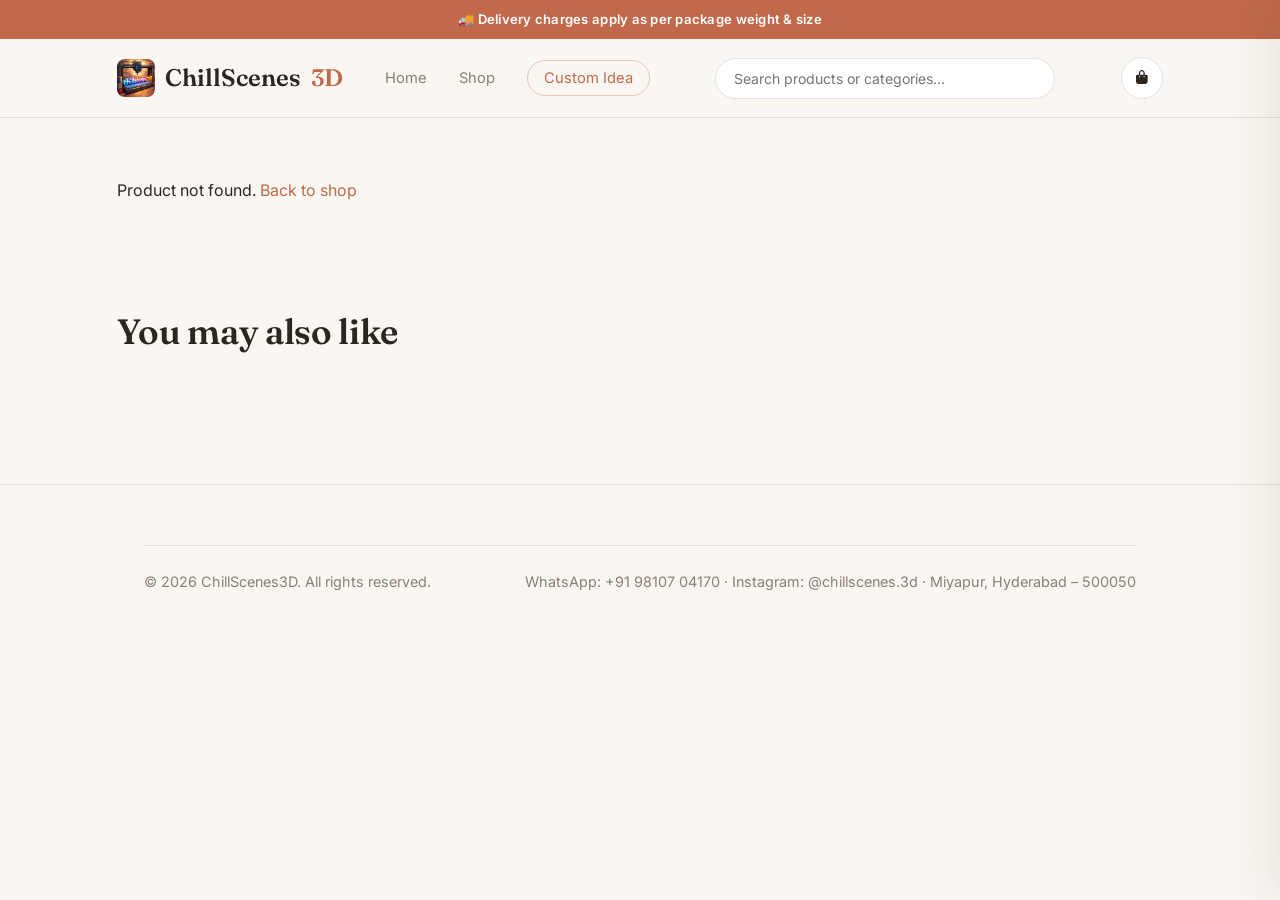
<file: product.html>
<!DOCTYPE html>
<html lang="en">
<head>
<meta charset="UTF-8">
<meta name="viewport" content="width=device-width, initial-scale=1.0">
<title>Product | ChillScenes3D</title>
<link rel="preconnect" href="https://fonts.googleapis.com">
<link href="https://fonts.googleapis.com/css2?family=Fraunces:wght@500;600;700&family=Inter:wght@400;500;600&family=JetBrains+Mono:wght@400;600&display=swap" rel="stylesheet">
<link rel="stylesheet" href="https://cdnjs.cloudflare.com/ajax/libs/font-awesome/6.7.1/css/all.min.css">
<link rel="stylesheet" href="css/style.css">
</head>
<body>
<div class="announce">🚚 Delivery charges apply as per package weight & size</div>

<header>
  <nav>
    <a href="index.html" class="logo"><img src="images/logo.png" alt="ChillScenes3D logo">ChillScenes<span>3D</span></a>
    <ul class="menu">
      <li><a href="index.html">Home</a></li>
      <li><a href="shop.html">Shop</a></li>
      <li><a href="index.html#contact" class="menu-custom">Custom Idea</a></li>
    </ul>
    <div class="nav-search">
      <input type="text" class="nav-search-input" placeholder="Search products or categories..." autocomplete="off">
      <div class="search-dropdown"></div>
    </div>
    <div class="nav-actions">
      <button class="icon-btn" id="cartToggle" aria-label="Cart">
        <i class="fa-solid fa-bag-shopping"></i>
        <span class="cart-count">0</span>
      </button>
      <button class="menuBtn" id="menuBtn"><i class="fa-solid fa-bars"></i></button>
    </div>
  </nav>
</header>

<div class="menuOverlay" id="menuOverlay"></div>
<div class="mobileMenu" id="mobileMenu">
  <div class="nav-search mobile-search">
    <input type="text" class="nav-search-input" placeholder="Search products or categories..." autocomplete="off">
    <div class="search-dropdown"></div>
  </div>
  <a href="index.html">Home</a>
  <a href="shop.html">Shop</a>
  <a href="index.html#contact">Custom Idea</a>
</div>

<section class="section" style="padding-top:60px;">
  <div class="container">
    <div class="pdp" id="pdpWrap"></div>

    <div class="related">
      <div class="section-head reveal in">
        <div><h2>You may also like</h2></div>
      </div>
      <div class="product-grid" id="relatedGrid"></div>
    </div>
  </div>
</section>

<footer>
  <div class="container">
    <div class="footer-bottom">
      <p>© 2026 ChillScenes3D. All rights reserved.</p>
      <p>
        <a href="https://wa.me/919810704170" target="_blank">WhatsApp: +91 98107 04170</a> ·
        <a href="https://instagram.com/chillscenes.3d" target="_blank">Instagram: @chillscenes.3d</a> ·
        Miyapur, Hyderabad – 500050
      </p>
    </div>
  </div>
</footer>

<div class="cart-overlay" id="cartOverlay"></div>
<div id="variantPickerPopup" class="variant-picker-popup"></div>
<aside class="cart-drawer" id="cartDrawer">
  <div class="cart-head">
    <h3>Your Cart</h3>
    <div style="display:flex; align-items:center; gap:16px;">
      <button id="clearCartBtn" class="cart-clear" title="Clear cart">Clear</button>
      <button id="cartClose"><i class="fa-solid fa-xmark"></i></button>
    </div>
  </div>
  <div class="cart-body" id="cartBody"></div>
  <div class="cart-footer" id="cartFooter">
    <div class="compact-fields">
      <input type="text" id="nameInput" placeholder="Name">
      <input type="tel" id="phoneInput" placeholder="Phone number" inputmode="tel">
      <input type="text" id="pincodeInput" placeholder="Delivery pincode" inputmode="numeric" maxlength="6">
    </div>
    <div class="coupon-row">
      <input type="text" id="couponInput" placeholder="Coupon code">
      <button type="button" class="btn btn-outline btn-sm" id="applyCouponBtn">Apply</button>
    </div>
    <div class="coupon-status" id="couponStatus"></div>
    <div class="cart-total-row sub"><span>Subtotal</span><span id="cartSubtotal">₹0</span></div>
    <div class="cart-total-row discount" id="discountRow" style="display:none;"><span>Discount</span><span id="cartDiscount">-₹0</span></div>
    <div class="cart-total-row grand"><span>Total</span><span id="cartTotal">₹0</span></div>
    <button class="btn btn-block" id="checkoutBtn">Checkout</button>
  </div>
</aside>

<script src="js/config.js"></script>
<script src="js/products.js"></script>
<script src="js/cart.js"></script>
<script src="js/main.js"></script>
</body>
</html>
</file>
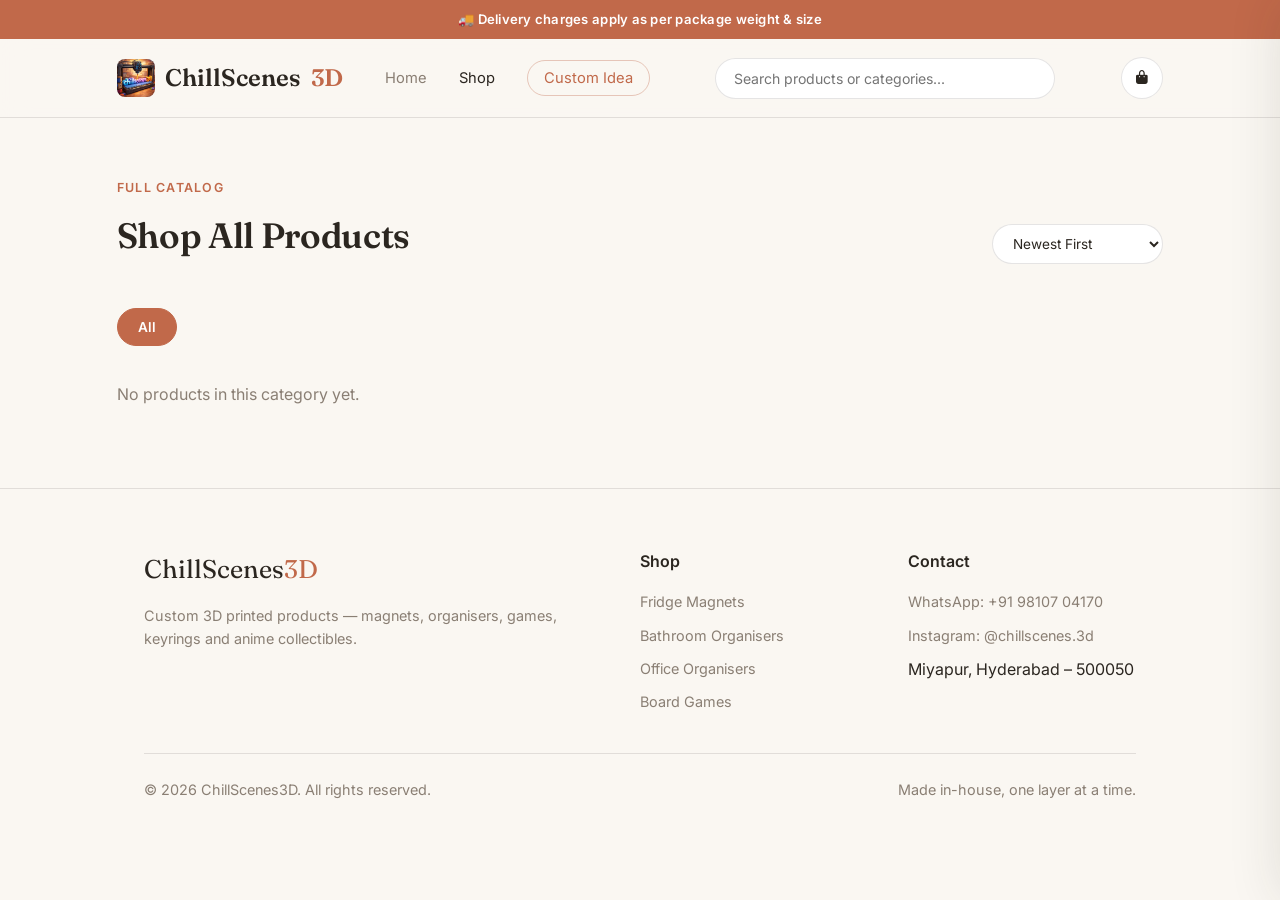
<file: shop.html>
<!DOCTYPE html>
<html lang="en">
<head>
<meta charset="UTF-8">
<meta name="viewport" content="width=device-width, initial-scale=1.0">
<title>Shop | ChillScenes3D</title>
<link rel="preconnect" href="https://fonts.googleapis.com">
<link href="https://fonts.googleapis.com/css2?family=Fraunces:wght@500;600;700&family=Inter:wght@400;500;600&family=JetBrains+Mono:wght@400;600&display=swap" rel="stylesheet">
<link rel="stylesheet" href="https://cdnjs.cloudflare.com/ajax/libs/font-awesome/6.7.1/css/all.min.css">
<link rel="stylesheet" href="css/style.css">
</head>
<body>
<div class="announce">🚚 Delivery charges apply as per package weight & size</div>

<header>
  <nav>
    <a href="index.html" class="logo"><img src="images/logo.png" alt="ChillScenes3D logo">ChillScenes<span>3D</span></a>
    <ul class="menu">
      <li><a href="index.html">Home</a></li>
      <li><a href="shop.html" class="active">Shop</a></li>
      <li><a href="index.html#contact" class="menu-custom">Custom Idea</a></li>
    </ul>
    <div class="nav-search">
      <input type="text" class="nav-search-input" placeholder="Search products or categories..." autocomplete="off">
      <div class="search-dropdown"></div>
    </div>
    <div class="nav-actions">
      <button class="icon-btn" id="cartToggle" aria-label="Cart">
        <i class="fa-solid fa-bag-shopping"></i>
        <span class="cart-count">0</span>
      </button>
      <button class="menuBtn" id="menuBtn"><i class="fa-solid fa-bars"></i></button>
    </div>
  </nav>
</header>

<div class="menuOverlay" id="menuOverlay"></div>
<div class="mobileMenu" id="mobileMenu">
  <div class="nav-search mobile-search">
    <input type="text" class="nav-search-input" placeholder="Search products or categories..." autocomplete="off">
    <div class="search-dropdown"></div>
  </div>
  <a href="index.html">Home</a>
  <a href="shop.html">Shop</a>
  <a href="index.html#contact">Custom Idea</a>
</div>

<section class="section" style="padding-top:60px;">
  <div class="container">
    <div class="section-head reveal in">
      <div>
        <span class="eyebrow">Full Catalog</span>
        <h2>Shop All Products</h2>
      </div>
      <select id="shopSort" class="sort-select">
        <option value="newest">Newest First</option>
        <option value="oldest">Oldest First</option>
        <option value="price-asc">Price: Low to High</option>
        <option value="price-desc">Price: High to Low</option>
      </select>
    </div>
    <div class="tabs" id="categoryTabs"></div>
    <div class="product-grid" id="shopGrid"></div>
  </div>
</section>

<footer>
  <div class="container">
    <div class="footer-grid">
      <div>
        <div class="footer-logo">ChillScenes<span>3D</span></div>
        <p>Custom 3D printed products — magnets, organisers, games, keyrings and anime collectibles.</p>
      </div>
      <div>
        <div class="footer-title">Shop</div>
        <div class="footer-links">
          <a href="shop.html?category=fridge-magnets">Fridge Magnets</a>
          <a href="shop.html?category=bathroom-organisers">Bathroom Organisers</a>
          <a href="shop.html?category=office-organisers">Office Organisers</a>
          <a href="shop.html?category=board-games">Board Games</a>
        </div>
      </div>
      <div>
        <div class="footer-title">Contact</div>
        <div class="footer-links">
          <a href="https://wa.me/919810704170" target="_blank">WhatsApp: +91 98107 04170</a>
          <a href="https://instagram.com/chillscenes.3d" target="_blank">Instagram: @chillscenes.3d</a>
          <span>Miyapur, Hyderabad – 500050</span>
        </div>
      </div>
    </div>
    <div class="footer-bottom">
      <p>© 2026 ChillScenes3D. All rights reserved.</p>
      <p>Made in-house, one layer at a time.</p>
    </div>
  </div>
</footer>

<div class="cart-overlay" id="cartOverlay"></div>
<div id="variantPickerPopup" class="variant-picker-popup"></div>
<aside class="cart-drawer" id="cartDrawer">
  <div class="cart-head">
    <h3>Your Cart</h3>
    <div style="display:flex; align-items:center; gap:16px;">
      <button id="clearCartBtn" class="cart-clear" title="Clear cart">Clear</button>
      <button id="cartClose"><i class="fa-solid fa-xmark"></i></button>
    </div>
  </div>
  <div class="cart-body" id="cartBody"></div>
  <div class="cart-footer" id="cartFooter">
    <div class="compact-fields">
      <input type="text" id="nameInput" placeholder="Name">
      <input type="tel" id="phoneInput" placeholder="Phone number" inputmode="tel">
      <input type="text" id="pincodeInput" placeholder="Delivery pincode" inputmode="numeric" maxlength="6">
    </div>
    <div class="coupon-row">
      <input type="text" id="couponInput" placeholder="Coupon code">
      <button type="button" class="btn btn-outline btn-sm" id="applyCouponBtn">Apply</button>
    </div>
    <div class="coupon-status" id="couponStatus"></div>
    <div class="cart-total-row sub"><span>Subtotal</span><span id="cartSubtotal">₹0</span></div>
    <div class="cart-total-row discount" id="discountRow" style="display:none;"><span>Discount</span><span id="cartDiscount">-₹0</span></div>
    <div class="cart-total-row grand"><span>Total</span><span id="cartTotal">₹0</span></div>
    <button class="btn btn-block" id="checkoutBtn">Checkout</button>
  </div>
</aside>

<script src="js/config.js"></script>
<script src="js/products.js"></script>
<script src="js/cart.js"></script>
<script src="js/main.js"></script>
</body>
</html>
</file>
<file: css/style.css>
:root{
  --ink:#faf7f2;
  --ink2:#f2ece3;
  --card:#ffffff;
  --border:rgba(43,38,32,.12);
  --cream:#2b2620;
  --gray:#8a7f74;
  --orange:#c1694a;
  --orange2:#dba084;
  --teal:#7c9473;
  --radius:18px;
}
*{margin:0;padding:0;box-sizing:border-box;}
body{
  background:var(--ink);
  color:var(--cream);
  font-family:'Inter',sans-serif;
  line-height:1.6;
}
h1,h2,h3,h4{font-family:'Fraunces',serif; font-weight:600; letter-spacing:-.01em;}
.mono{font-family:'JetBrains Mono',monospace;}
a{color:inherit; text-decoration:none;}
img{max-width:100%; display:block;}
ul{list-style:none;}
button{font-family:inherit; cursor:pointer;}
.container{max-width:1200px; margin:0 auto; padding:0 6%;}
.section{padding:80px 0;}
.section-head{margin-bottom:44px; display:flex; justify-content:space-between; align-items:flex-end; gap:20px; flex-wrap:wrap;}
.section-head .eyebrow{color:var(--orange); font-size:.78rem; font-weight:600; letter-spacing:.1em; text-transform:uppercase; margin-bottom:10px; display:block;}
.section-head h2{font-size:2.2rem;}
.section-head p{color:var(--gray); max-width:520px;}

/* ---------- ANNOUNCEMENT BAR ---------- */
.announce{
  background:var(--orange); color:#fff; text-align:center;
  font-size:.82rem; font-weight:600; padding:9px 12px; letter-spacing:.02em;
}

/* ---------- HEADER ---------- */
header{
  position:sticky; top:0; z-index:500;
  background:rgba(250,247,242,.9);
  backdrop-filter:blur(14px);
  border-bottom:1px solid var(--border);
}
nav{
  max-width:1200px; margin:0 auto; padding:18px 6%;
  display:flex; align-items:center; justify-content:space-between;
}
.logo{font-family:'Fraunces',serif; font-size:1.5rem; font-weight:600; display:flex; align-items:center; gap:10px;}
.logo img{height:38px; width:38px; object-fit:contain; border-radius:8px;}
.logo span{color:var(--orange);}
.menu{display:flex; gap:32px;}
.menu a{font-size:.92rem; color:var(--gray); transition:.25s;}
.menu a:hover, .menu a.active{color:var(--cream);}
.menu a.menu-custom{
  color:var(--orange); border:1px solid rgba(193,105,74,.35); padding:8px 16px; border-radius:999px;
}
.menu a.menu-custom:hover{background:rgba(193,105,74,.08); color:var(--orange);}
.menu a.menu-custom::after{display:none;}

/* ---------- SEARCH ---------- */
.nav-search{position:relative; flex:1; max-width:340px; margin:0 24px;}
.nav-search input{
  width:100%; padding:11px 18px; border-radius:999px; background:var(--card);
  border:1px solid var(--border); color:var(--cream); font-size:.88rem; font-family:inherit;
}
.nav-search input:focus{border-color:rgba(193,105,74,.4); outline:none;}
.search-dropdown{
  position:absolute; top:calc(100% + 10px); left:0; right:0; background:var(--card);
  border:1px solid var(--border); border-radius:16px; padding:10px; max-height:420px; overflow-y:auto;
  display:none; z-index:600; box-shadow:0 20px 45px rgba(43,38,32,.14);
}
.search-dropdown.active{display:block;}
.search-section-label{font-size:.7rem; text-transform:uppercase; letter-spacing:.08em; color:var(--gray); padding:8px 10px 4px;}
.search-result-item{
  display:flex; align-items:center; gap:12px; padding:8px 10px; border-radius:10px; transition:.15s;
}
.search-result-item:hover{background:rgba(43,38,32,.05);}
.search-result-item img{width:38px; height:38px; border-radius:8px; object-fit:cover; background:var(--ink2);}
.sr-name{font-size:.85rem; color:var(--cream);}
.sr-price{font-size:.78rem; color:var(--orange); font-weight:600;}
.search-cat-icon{font-size:1.1rem; width:38px; text-align:center;}
.search-empty{padding:16px 10px; color:var(--gray); font-size:.85rem; text-align:center;}
.search-view-all{
  display:block; text-align:center; padding:10px; margin-top:6px; border-top:1px solid var(--border);
  font-size:.82rem; color:var(--orange);
}
.search-cat-chips{display:flex; flex-wrap:wrap; gap:10px; margin-bottom:24px; width:100%;}
.cat-chip{
  padding:9px 18px; border-radius:999px; background:var(--card); border:1px solid var(--border);
  font-size:.85rem; color:var(--cream); transition:.2s;
}
.cat-chip:hover{border-color:rgba(193,105,74,.4);}

@media(max-width:1000px){
  .nav-search{display:none;}
  .mobileMenu .nav-search.mobile-search{display:block; max-width:none; margin:0 0 20px;}
}
.nav-actions{display:flex; align-items:center; gap:18px;}
.icon-btn{
  position:relative; width:42px; height:42px; border-radius:50%;
  background:var(--card); border:1px solid var(--border);
  display:flex; align-items:center; justify-content:center; color:var(--cream);
  transition:.25s;
}
.icon-btn:hover{border-color:var(--orange); color:var(--orange);}
.icon-btn.bump{animation:iconBump .4s ease;}
@keyframes iconBump{0%{transform:scale(1);}30%{transform:scale(1.22); border-color:var(--orange); color:var(--orange);}60%{transform:scale(.92);}100%{transform:scale(1);}}
.cart-count.pop{animation:countPop .35s ease;}
@keyframes countPop{0%{transform:scale(1);}50%{transform:scale(1.5);}100%{transform:scale(1);}}
.cart-count{
  position:absolute; top:-6px; right:-6px;
  width:19px; height:19px; border-radius:50%;
  background:var(--orange); color:#fff; font-size:.68rem; font-weight:700;
  display:none; align-items:center; justify-content:center;
}
.menuBtn{display:none; font-size:1.3rem; background:none; border:none; color:var(--cream);}

/* ---------- BUTTONS ---------- */
.btn{
  display:inline-flex; align-items:center; justify-content:center; gap:8px;
  padding:14px 30px; border-radius:999px; font-weight:600; font-size:.92rem;
  border:1px solid var(--orange); background:var(--orange); color:#fff;
  transition:.25s;
}
.btn:hover{background:transparent; color:var(--orange); transform:translateY(-2px);}
.btn-outline{background:transparent; color:var(--cream); border:1px solid var(--border);}
.btn-outline:hover{border-color:var(--orange); color:var(--orange);}
.btn-sm{padding:9px 18px; font-size:.82rem;}
.btn-block{width:100%;}

/* ---------- HERO ---------- */
.hero{
  padding:56px 6% 90px; position:relative; overflow:hidden;
  background:
    radial-gradient(600px 400px at 85% 10%, rgba(193,105,74,.09), transparent 60%),
    radial-gradient(500px 350px at 10% 90%, rgba(124,148,115,.08), transparent 60%);
}
.hero-inner{max-width:720px;}
.hero .eyebrow{color:var(--teal); font-size:.8rem; font-weight:600; letter-spacing:.12em; text-transform:uppercase; margin-bottom:20px; display:block;}
.hero-custom-note{
  display:inline-flex; align-items:center; gap:8px; padding:9px 18px; margin-bottom:26px;
  border:1px solid rgba(124,148,115,.4); border-radius:999px; color:var(--teal); font-size:.85rem; transition:.25s;
}
.hero-custom-note:hover{background:rgba(124,148,115,.08); border-color:var(--teal);}
.hero h1{font-size:4rem; line-height:1.05; margin-bottom:22px;}
.hero h1 em{font-style:normal; color:var(--orange);}
.hero p{color:var(--gray); font-size:1.08rem; max-width:540px; margin-bottom:36px;}
.hero-actions{display:flex; gap:16px; flex-wrap:wrap;}
.layer-strip{display:flex; gap:4px; margin-top:60px;}
.layer-strip div{height:3px; flex:1; background:var(--border); border-radius:2px; overflow:hidden; position:relative;}
.layer-strip div::after{content:""; position:absolute; inset:0; background:var(--orange); transform:scaleX(0); transform-origin:left; animation:layerFill 1.4s ease forwards;}
.layer-strip div:nth-child(1)::after{animation-delay:.1s;}
.layer-strip div:nth-child(2)::after{animation-delay:.25s;}
.layer-strip div:nth-child(3)::after{animation-delay:.4s;}
.layer-strip div:nth-child(4)::after{animation-delay:.55s;}
.layer-strip div:nth-child(5)::after{animation-delay:.7s;}
@keyframes layerFill{to{transform:scaleX(1);}}

/* ---------- CATEGORY GRID ---------- */
.cat-grid{display:grid; grid-template-columns:repeat(3,1fr); gap:20px;}
.cat-card{
  background:var(--card); border:1px solid var(--border); border-radius:var(--radius);
  padding:30px 26px; transition:.3s; position:relative; overflow:hidden;
}
.cat-card:hover{border-color:rgba(193,105,74,.4); transform:translateY(-6px); box-shadow:0 16px 32px rgba(43,38,32,.08);}
.cat-icon{font-size:2rem; margin-bottom:16px; display:block;}
.cat-card h3{font-size:1.3rem; margin-bottom:8px;}
.cat-card span.count{color:var(--gray); font-size:.85rem;}

/* ---------- PRODUCT GRID / CARD ---------- */
.product-grid{display:grid; grid-template-columns:repeat(4,1fr); gap:24px;}

/* ---------- FEATURED CAROUSEL (swipeable strip, fixed number visible) ---------- */
.carousel-wrap{position:relative;}
.featured-scroll{
  display:flex; gap:24px; overflow-x:auto; scroll-snap-type:x mandatory; scroll-behavior:smooth;
  padding-bottom:6px; scrollbar-width:none; -ms-overflow-style:none;
}
.featured-scroll::-webkit-scrollbar{display:none;}
.featured-scroll .product-card{
  flex:0 0 calc((100% - 3*24px)/4); min-width:0; scroll-snap-align:start;
}
.carousel-arrow{
  position:absolute; top:50%; transform:translateY(-50%); width:44px; height:44px; border-radius:50%;
  background:var(--card); border:1px solid var(--border); color:var(--cream); z-index:20; transition:.2s;
  box-shadow:0 8px 20px rgba(43,38,32,.14); cursor:pointer;
}
.carousel-arrow:hover{border-color:rgba(193,105,74,.4); color:var(--orange);}
.carousel-arrow.left{left:8px;}
.carousel-arrow.right{right:8px;}
@media(max-width:640px){
  .carousel-arrow{display:none;}
}
.product-card{
  background:var(--card); border:1px solid var(--border); border-radius:var(--radius);
  overflow:hidden; transition:.3s; display:flex; flex-direction:column;
}
.product-card:hover{border-color:rgba(193,105,74,.35); transform:translateY(-6px); box-shadow:0 16px 32px rgba(43,38,32,.08);}
.product-thumb{
  aspect-ratio:1/1; background:linear-gradient(160deg,#f2ece3,#e9ded0);
  position:relative; overflow:hidden;
}
.product-thumb img{width:100%; height:100%; object-fit:cover;}
.product-thumb .layers{
  position:absolute; inset:0; display:flex; flex-direction:column; justify-content:flex-end;
  opacity:0; transition:.3s; pointer-events:none;
}
.product-card:hover .product-thumb .layers{opacity:1;}
.product-thumb .layers div{height:2px; background:rgba(193,105,74,.55); margin-top:4px;}
.product-body{padding:18px; display:flex; flex-direction:column; gap:10px; flex:1;}
.product-cat{color:var(--teal); font-size:.72rem; font-weight:600; letter-spacing:.06em; text-transform:uppercase;}
.product-body h3{font-size:1.08rem;}
.product-price{color:var(--orange); font-size:1.05rem; font-weight:700; margin-top:auto;}
.product-actions{display:flex; gap:8px; margin-top:8px;}
.product-actions .btn{flex:1; padding:10px 14px; font-size:.82rem;}

/* ---------- CATEGORY TABS (shop page) ---------- */
.tabs{display:flex; gap:10px; flex-wrap:wrap; margin-bottom:36px;}
.tab{
  padding:10px 20px; border-radius:999px; border:1px solid var(--border);
  background:var(--card); color:var(--gray); font-size:.85rem; transition:.25s;
}
.tab:hover{color:var(--cream);}
.tab.active{background:var(--orange); border-color:var(--orange); color:#fff; font-weight:600;}
.sort-select{
  padding:10px 16px; border-radius:999px; background:var(--card); border:1px solid var(--border);
  color:var(--cream); font-size:.85rem; font-family:inherit; cursor:pointer;
}
.sort-select:hover{border-color:rgba(193,105,74,.4);}

/* ---------- PRODUCT DETAIL PAGE ---------- */
.pdp{display:grid; grid-template-columns:1fr 1fr; gap:60px; align-items:flex-start;}
.pdp-image{
  aspect-ratio:1/1; border-radius:var(--radius); overflow:hidden;
  background:linear-gradient(160deg,#f2ece3,#e9ded0); border:1px solid var(--border);
}
.pdp-image img{width:100%; height:100%; object-fit:cover;}
.pdp-info .breadcrumb{color:var(--gray); font-size:.85rem; margin-bottom:18px;}
.pdp-info .breadcrumb a:hover{color:var(--orange);}
.pdp-info h1{font-size:2.2rem; margin-bottom:14px;}
.pdp-price{color:var(--orange); font-size:1.6rem; font-weight:700; margin-bottom:22px;}
.pdp-info p.desc{color:var(--gray); margin-bottom:30px;}
.pdp-qty{display:flex; align-items:center; gap:16px; margin-bottom:26px;}
.qty-control{display:flex; align-items:center; gap:14px; background:var(--card); border:1px solid var(--border); border-radius:999px; padding:8px 16px;}
.qty-control button{background:none; border:none; color:var(--cream); font-size:1.1rem; width:22px;}
.pdp-actions{display:flex; gap:14px;}
.pdp-actions .btn{flex:1;}
.related{margin-top:100px;}

/* ---------- PRODUCT VARIANTS (Basic / Premium) ---------- */
.variant-picker-popup{
  position:absolute; display:none; background:var(--card); border:1px solid var(--border);
  border-radius:14px; padding:10px; z-index:600; width:190px; box-shadow:0 20px 45px rgba(43,38,32,.16);
}
.variant-picker-popup.open{display:block;}
.variant-picker-title{font-size:.72rem; text-transform:uppercase; letter-spacing:.06em; color:var(--gray); padding:4px 6px 8px;}
.variant-option{
  display:flex; justify-content:space-between; align-items:center; width:100%; padding:10px 10px;
  border-radius:10px; background:none; border:none; font-size:.88rem; color:var(--cream); transition:.15s;
}
.variant-option:hover{background:rgba(193,105,74,.08); color:var(--orange);}
.variant-option .variant-price{color:var(--orange); font-weight:600;}

.variant-tabs{display:flex; gap:8px; margin-bottom:14px;}
.variant-tab{
  padding:9px 20px; border-radius:999px; border:1px solid var(--border); background:var(--card);
  color:var(--gray); font-size:.86rem; font-weight:600; transition:.2s;
}
.variant-tab.active{background:var(--orange); border-color:var(--orange); color:#fff;}
.variant-tab:not(.active):hover{border-color:rgba(193,105,74,.4); color:var(--cream);}
.variant-desc{color:var(--gray); font-size:.88rem; margin-bottom:20px; line-height:1.6;}
.cart-item-variant{
  font-size:.68rem; font-weight:600; color:var(--orange); background:rgba(193,105,74,.1);
  padding:2px 8px; border-radius:999px; margin-left:6px; vertical-align:middle;
}

/* ---------- CART DRAWER ---------- */
.cart-overlay{
  position:fixed; inset:0; background:rgba(30,24,18,.45); opacity:0; visibility:hidden;
  transition:.3s; z-index:998;
}
.cart-overlay.active{opacity:1; visibility:visible;}
.cart-drawer{
  position:fixed; top:0; right:-420px; width:400px; max-width:92%; height:100vh; height:100dvh;
  background:var(--card); border-left:1px solid var(--border); z-index:999;
  display:flex; flex-direction:column; transition:.4s;
  box-shadow:-20px 0 50px rgba(43,38,32,.12);
}
.cart-drawer.active{right:0;}
.cart-head{display:flex; justify-content:space-between; align-items:center; padding:22px 24px; border-bottom:1px solid var(--border); flex-shrink:0;}
.cart-head h3{font-size:1.2rem;}
.cart-head button{background:none; border:none; color:var(--cream); font-size:1.2rem;}
.cart-clear{font-size:.8rem !important; color:var(--gray) !important; text-decoration:underline;}
.cart-clear:hover{color:#c0453a !important;}
.cart-body{flex:1; overflow-y:auto; -webkit-overflow-scrolling:touch; overscroll-behavior:contain; padding:20px 24px; display:flex; flex-direction:column; gap:18px;}
.cart-empty{color:var(--gray); text-align:center; padding:60px 0;}
.cart-empty a{color:var(--orange);}
.cart-item{display:flex; gap:14px; align-items:center; position:relative;}
.cart-item img{width:64px; height:64px; border-radius:10px; object-fit:cover; background:var(--ink2);}
.cart-item-info{flex:1;}
.cart-item-info h4{font-size:.92rem; margin-bottom:4px;}
.cart-item-price{color:var(--orange); font-size:.85rem; font-weight:600;}
.cart-item .qty-control{padding:4px 10px; margin-top:8px; gap:10px;}
.cart-item-remove{background:none; border:none; color:var(--gray); align-self:flex-start;}
.cart-item-remove:hover{color:var(--orange);}
.cart-footer{padding:22px 24px; border-top:1px solid var(--border); display:none; flex-shrink:0;}
.compact-fields{display:flex; flex-direction:column; gap:8px; margin-bottom:14px;}
.compact-fields input{
  width:100%; padding:9px 12px; border-radius:8px; background:var(--ink2);
  border:1px solid var(--border); color:var(--cream); font-family:inherit; font-size:.85rem;
}
.coupon-row{display:flex; gap:6px; margin-bottom:6px;}
.coupon-row input{
  flex:1; padding:8px 12px; border-radius:8px; background:var(--ink2); border:1px solid var(--border);
  color:var(--cream); font-family:'JetBrains Mono',monospace; font-size:.78rem; text-transform:uppercase; min-width:0;
}
.coupon-row button{padding:8px 14px; font-size:.75rem; flex-shrink:0;}
.coupon-status{font-size:.78rem; margin-bottom:14px; min-height:1.1em;}
.coupon-status.ok{color:var(--teal);}
.coupon-remove-link{color:var(--orange); text-decoration:underline;}
.coupon-status.err{color:#c0453a;}
.cart-total-row.sub, .cart-total-row.discount{font-size:.85rem; font-weight:400; color:var(--gray);}
.cart-total-row.sub span:last-child{color:var(--cream); font-weight:600;}
.cart-total-row.discount{color:var(--teal);}
.cart-total-row.discount span:last-child{color:var(--teal); font-weight:600;}
.cart-total-row{display:flex; justify-content:space-between; margin-bottom:10px; font-size:1rem; font-weight:600;}
.cart-total-row span:last-child{color:var(--orange);}
.cart-total-row.grand{border-top:1px solid var(--border); padding-top:14px; margin-top:6px; font-size:1.1rem;}

/* ---------- FOOTER ---------- */
footer{border-top:1px solid var(--border); padding:60px 6% 30px;}
.footer-grid{display:grid; grid-template-columns:2fr 1fr 1fr; gap:40px; margin-bottom:40px;}
.footer-logo{font-family:'Fraunces',serif; font-size:1.6rem; margin-bottom:14px;}
.footer-logo span{color:var(--orange);}
footer p{color:var(--gray); font-size:.9rem;}
.footer-title{font-weight:600; margin-bottom:16px;}
.footer-links{display:flex; flex-direction:column; gap:10px;}
.footer-links a{color:var(--gray); font-size:.9rem; transition:.2s;}
.footer-links a:hover{color:var(--orange);}
.footer-bottom{border-top:1px solid var(--border); padding-top:24px; color:var(--gray); font-size:.82rem; display:flex; justify-content:space-between; flex-wrap:wrap; gap:10px;}

/* ---------- MOBILE MENU ---------- */
.mobileMenu{
  position:fixed; top:0; right:-100%; width:80%; max-width:320px; height:100vh; height:100dvh;
  background:var(--card); border-left:1px solid var(--border); padding:100px 30px; z-index:997; transition:.4s;
  overflow-y:auto; -webkit-overflow-scrolling:touch;
}
.mobileMenu.active{right:0;}
.mobileMenu a{display:block; padding:14px 0; border-bottom:1px solid var(--border); font-size:1rem;}

/* ---------- ANIM ---------- */
.reveal{opacity:0; transform:translateY(30px); transition:.7s cubic-bezier(.4,0,.2,1);}
.reveal.in{opacity:1; transform:translateY(0);}

/* ---------- BODY SCROLL LOCK (cart/menu open on mobile) ---------- */
body.scroll-locked{position:fixed; inset:0; overflow:hidden; width:100%;}

/* ---------- RESPONSIVE ---------- */
@media(max-width:1000px){
  .cat-grid{grid-template-columns:repeat(2,1fr);}
  .product-grid{grid-template-columns:repeat(2,1fr);}
  .featured-scroll .product-card{flex:0 0 calc((100% - 24px)/2);}
  .pdp{grid-template-columns:1fr; gap:36px;}
  .menu{display:none;}
  .menuBtn{display:block;}
  .footer-grid{grid-template-columns:1fr; gap:26px;}
}
@media(max-width:560px){
  .hero h1{font-size:2.6rem;}
  .cat-grid{grid-template-columns:1fr;}
  .product-grid{grid-template-columns:repeat(2,1fr); gap:14px;}
  .featured-scroll{gap:14px;}
  .featured-scroll .product-card{flex:0 0 78%;}
  .section{padding:56px 0;}
  .cart-drawer{width:100%; max-width:100%;}
}
</file>
